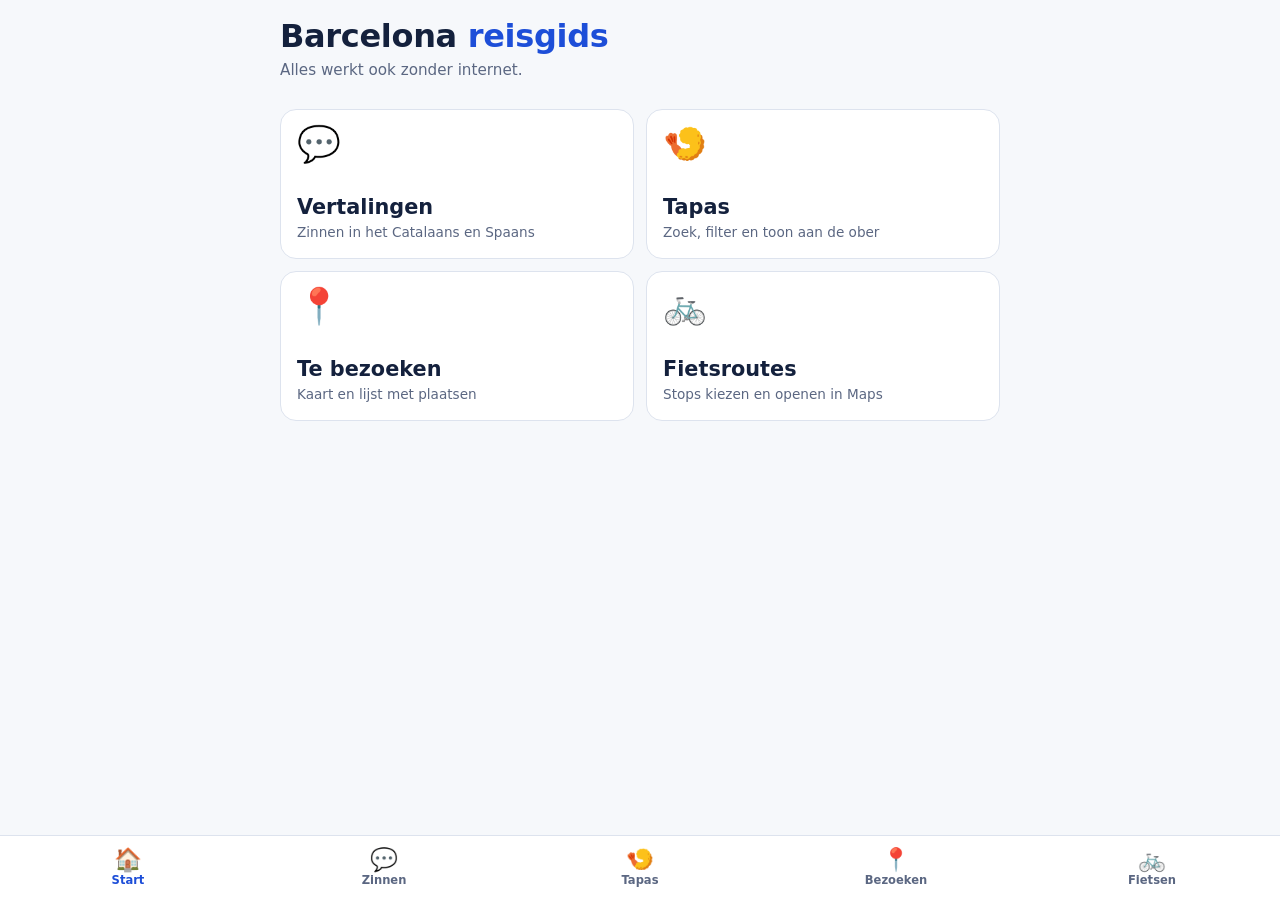
<file: index.html>
<!doctype html>
<html lang="nl"><head>
<meta charset="utf-8">
<meta name="viewport" content="width=device-width,initial-scale=1,viewport-fit=cover">
<title>Barcelona reisgids</title>
<meta name="theme-color" content="#1d4ed8">
<meta name="robots" content="noindex,nofollow">
<link rel="manifest" href="manifest.webmanifest">
<link rel="icon" href="icons/icon-192.png">
<link rel="apple-touch-icon" href="icons/icon-192.png">
<link rel="stylesheet" href="lib/leaflet/leaflet.css">
<link rel="stylesheet" href="css/app.css">
</head><body>
<div class="wrap" id="app"></div>

<nav class="tabs" id="tabs" aria-label="Hoofdmenu"></nav>

<div class="update" id="update" hidden>
  <span>Nieuwe versie beschikbaar</span>
  <button id="reload" type="button">Herladen</button>
</div>

<div class="show" id="show" hidden role="dialog" aria-modal="true" aria-labelledby="sBig">
  <div class="hint" id="sHint">Toon dit aan de ober</div>
  <img class="sphoto" id="sPhoto" alt="" hidden>
  <div class="big" id="sBig"></div>
  <div class="es2" id="sEs"></div>
  <div class="nl2" id="sNl"></div>
  <div class="row" id="sTags"></div>
  <small class="scr" id="sCredit" hidden></small>
  <div class="act">
    <button class="primary" id="sClose" type="button">Sluiten</button>
    <button id="sSayCa" type="button" hidden>🔊 Catalaans</button>
    <button id="sSayEs" type="button" hidden>🔊 Español</button>
    <button id="sFav" type="button" hidden>☆ Op mijn lijstje</button>
  </div>
</div>

<script src="lib/leaflet/leaflet.js"></script>
<script src="js/gastcode.js"></script>
<script src="js/app.js"></script>
<script src="js/places.js"></script>
<script src="js/bike.js"></script>
</body></html>
</file>
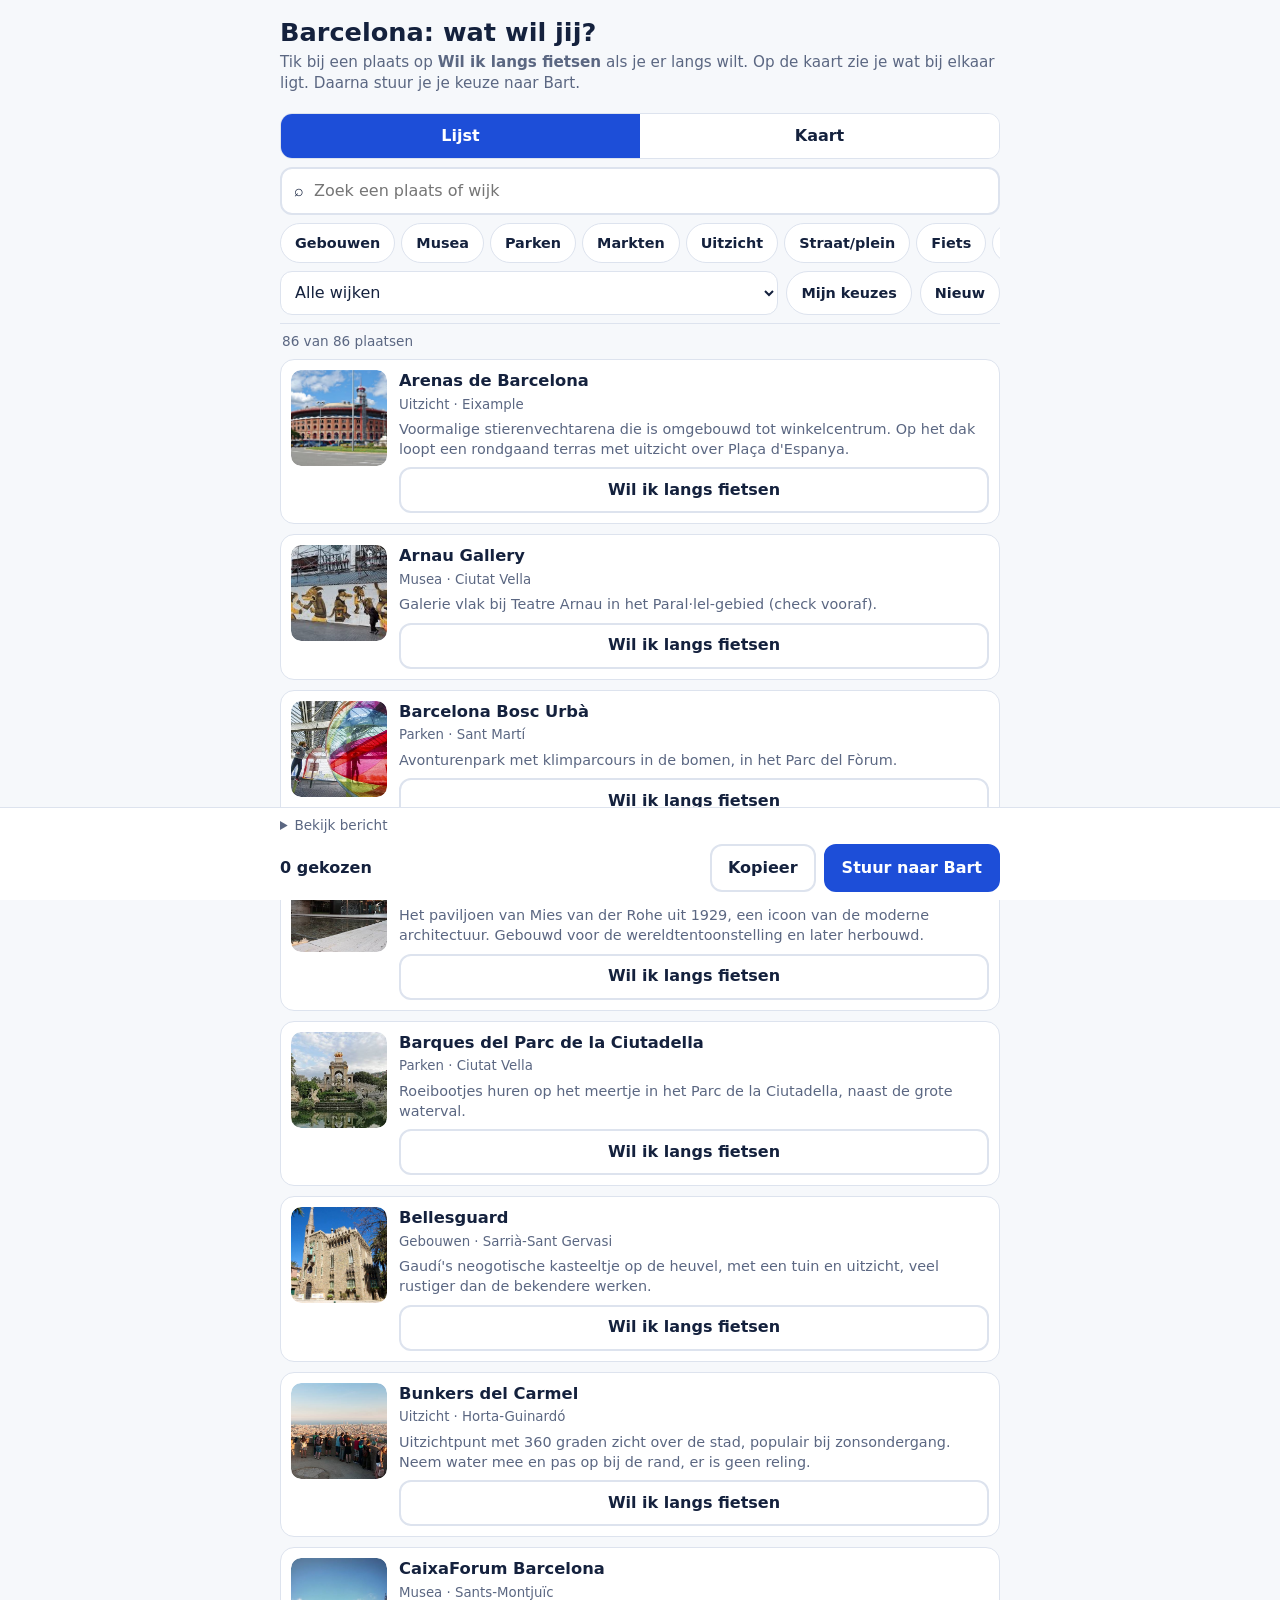
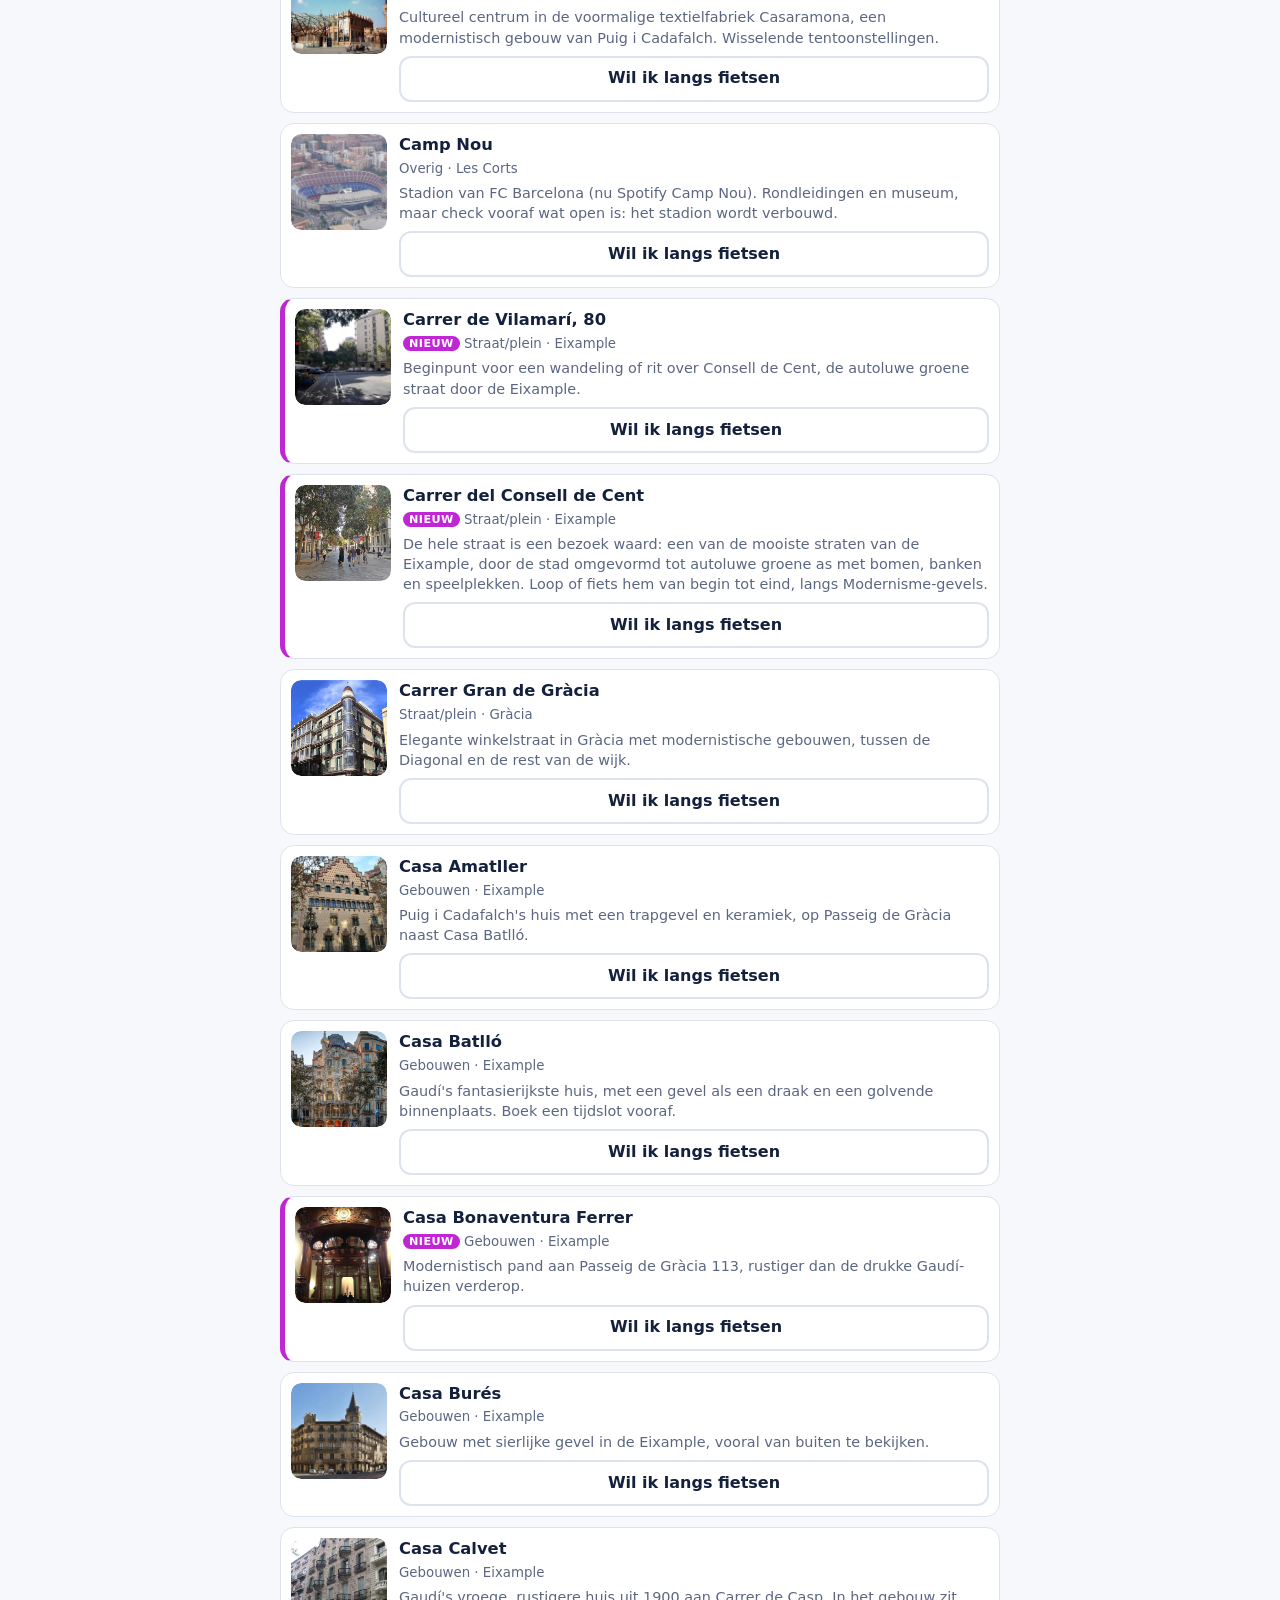
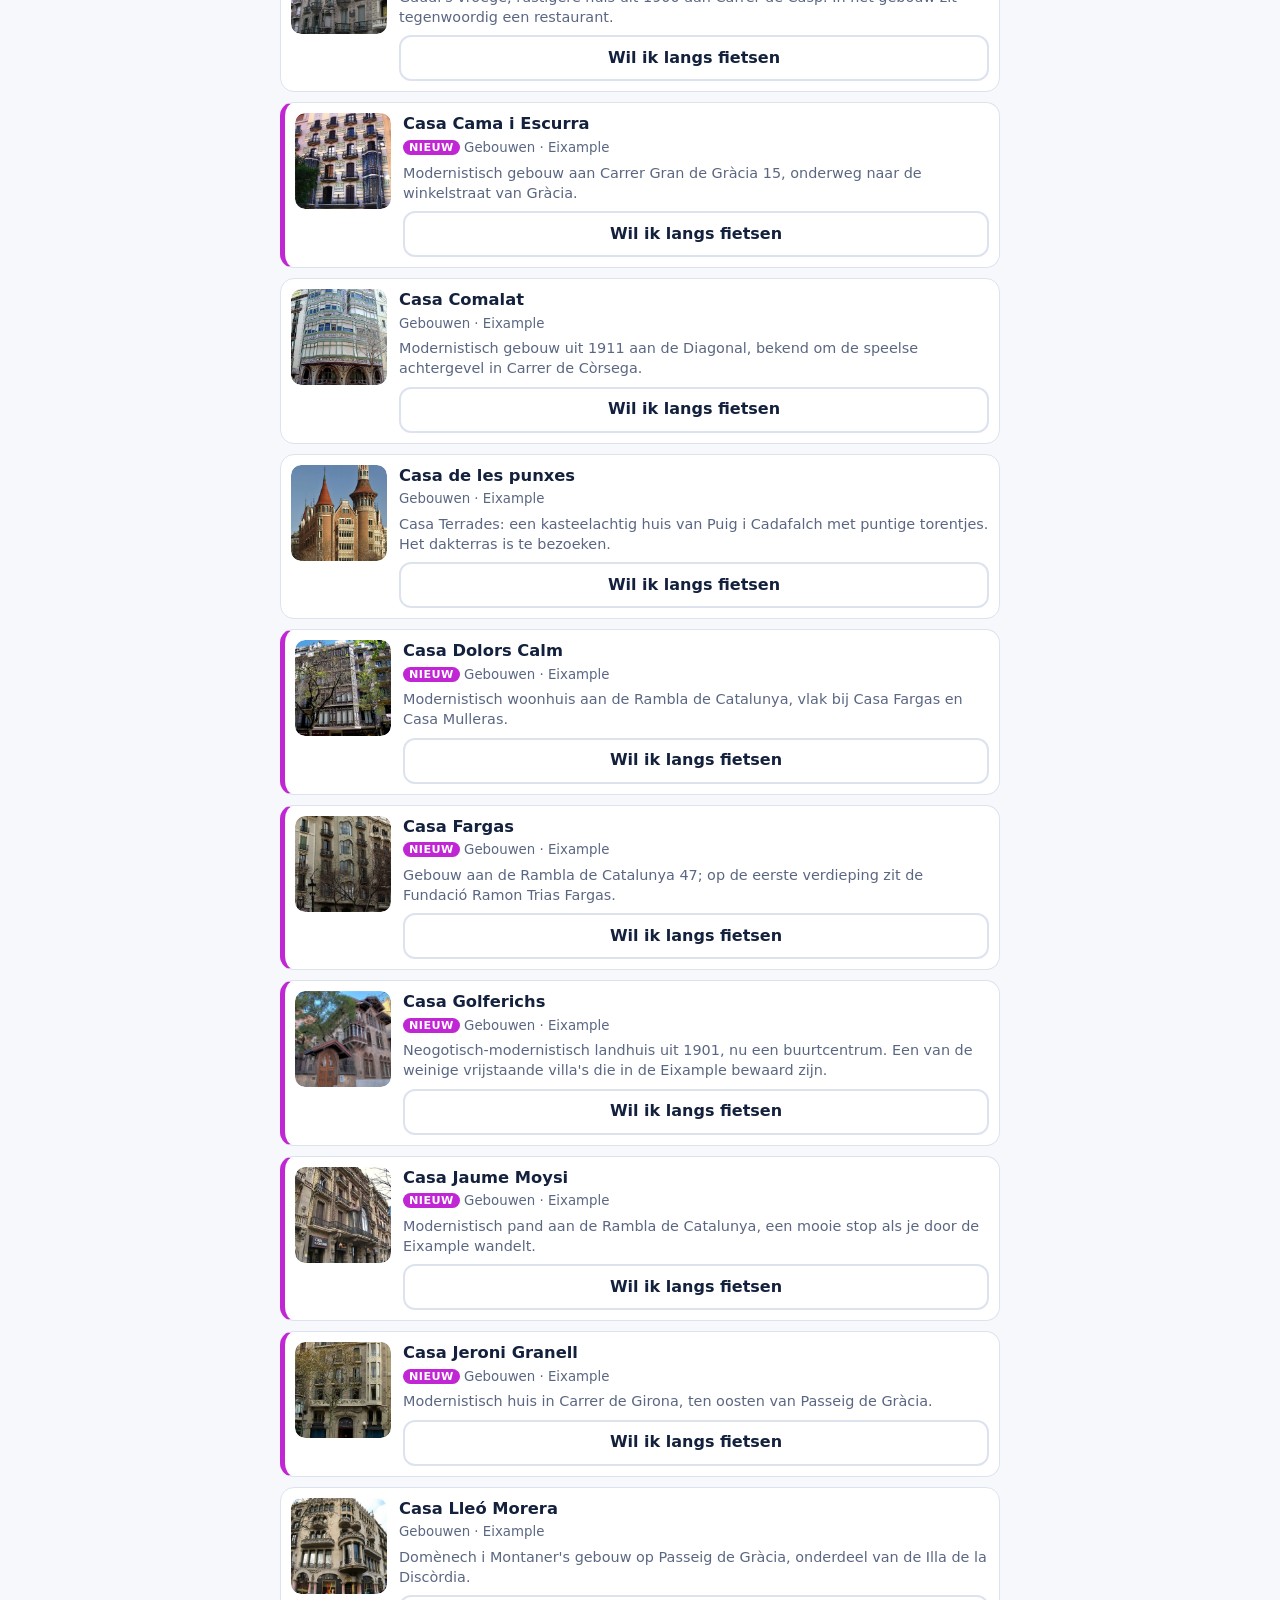
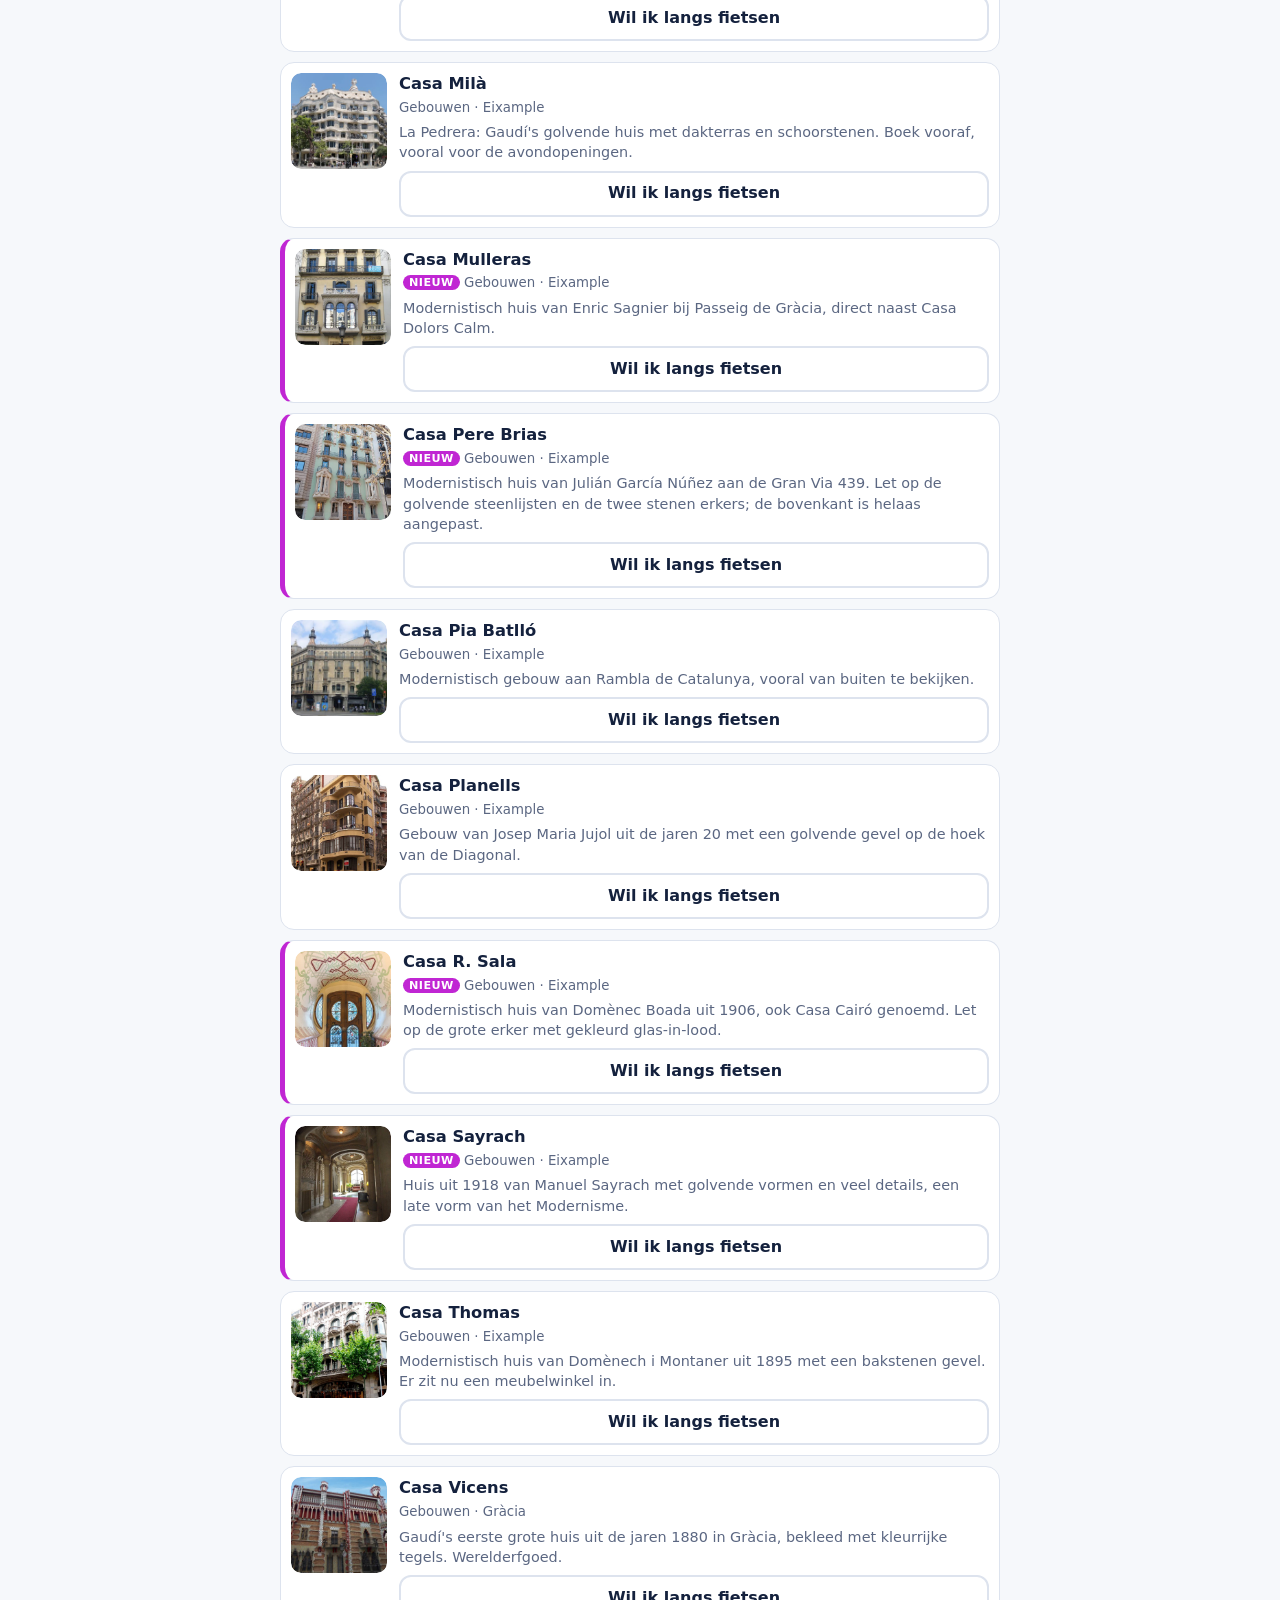
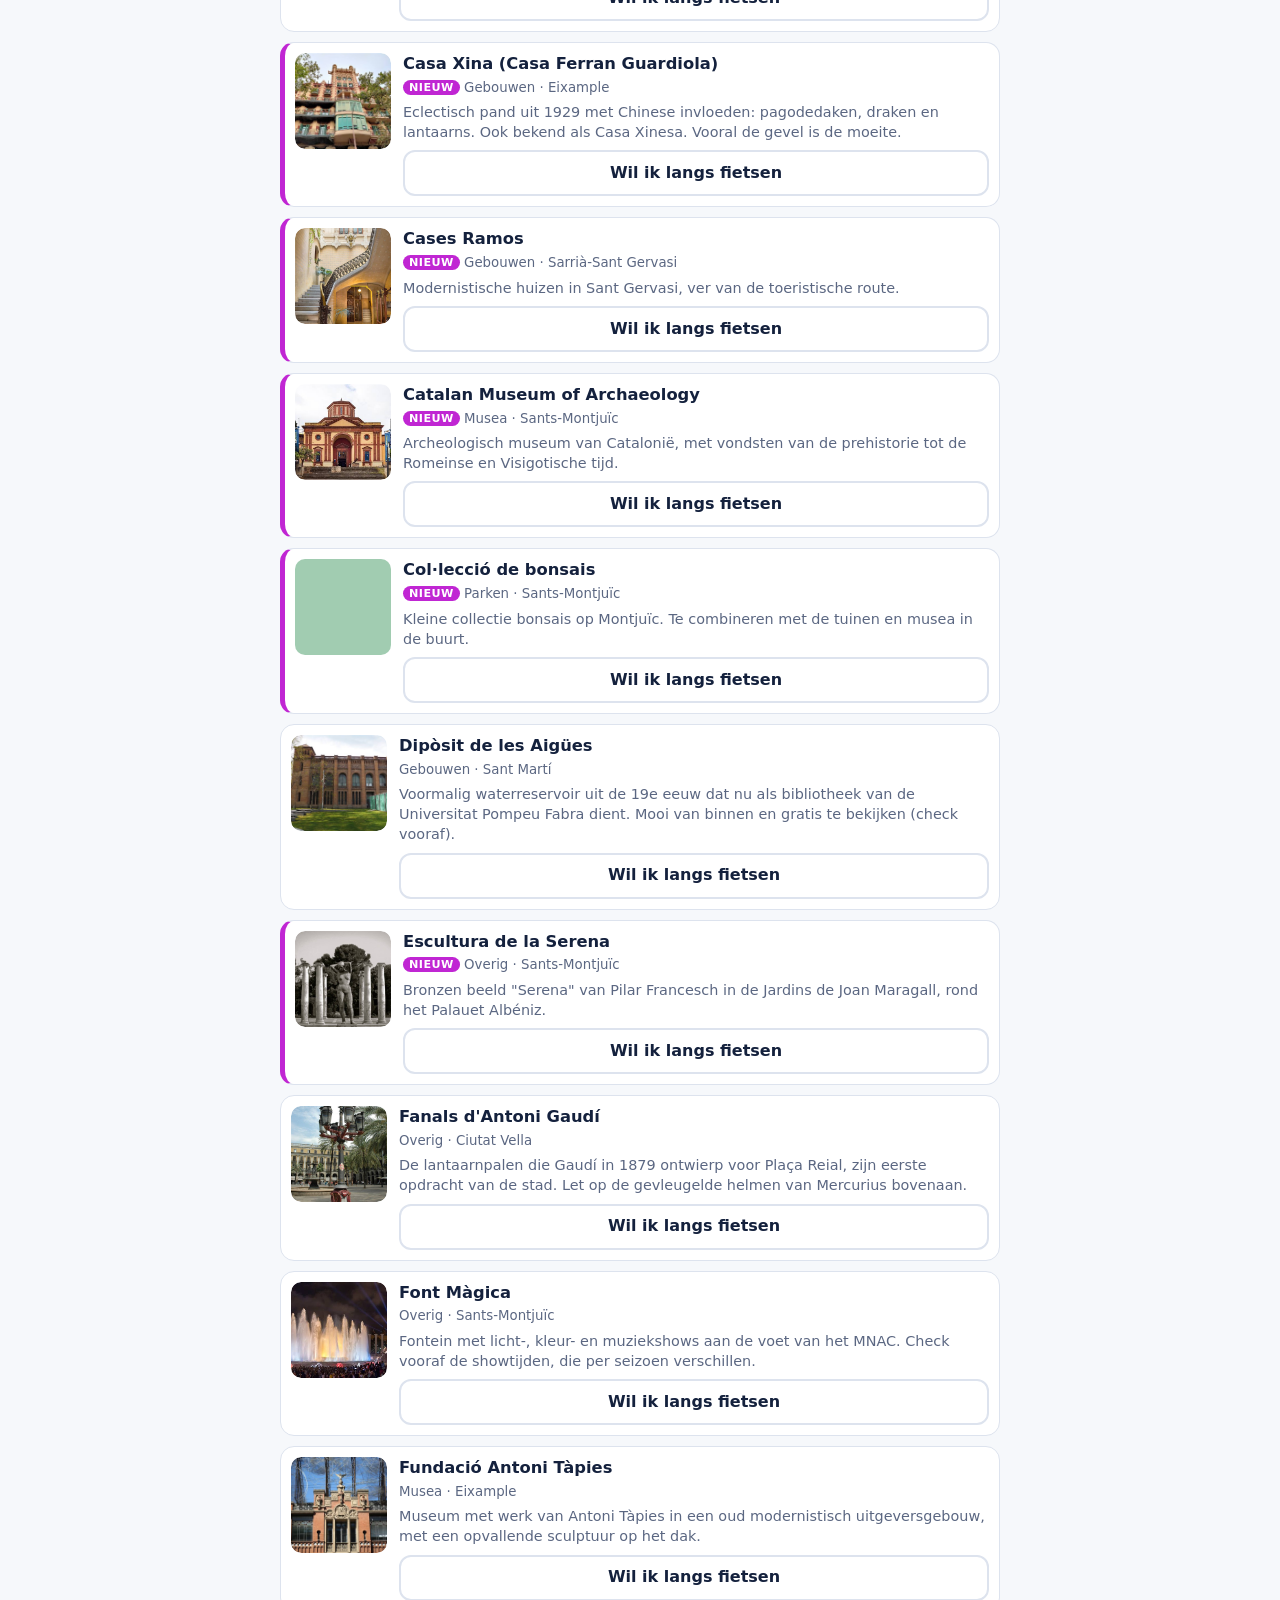
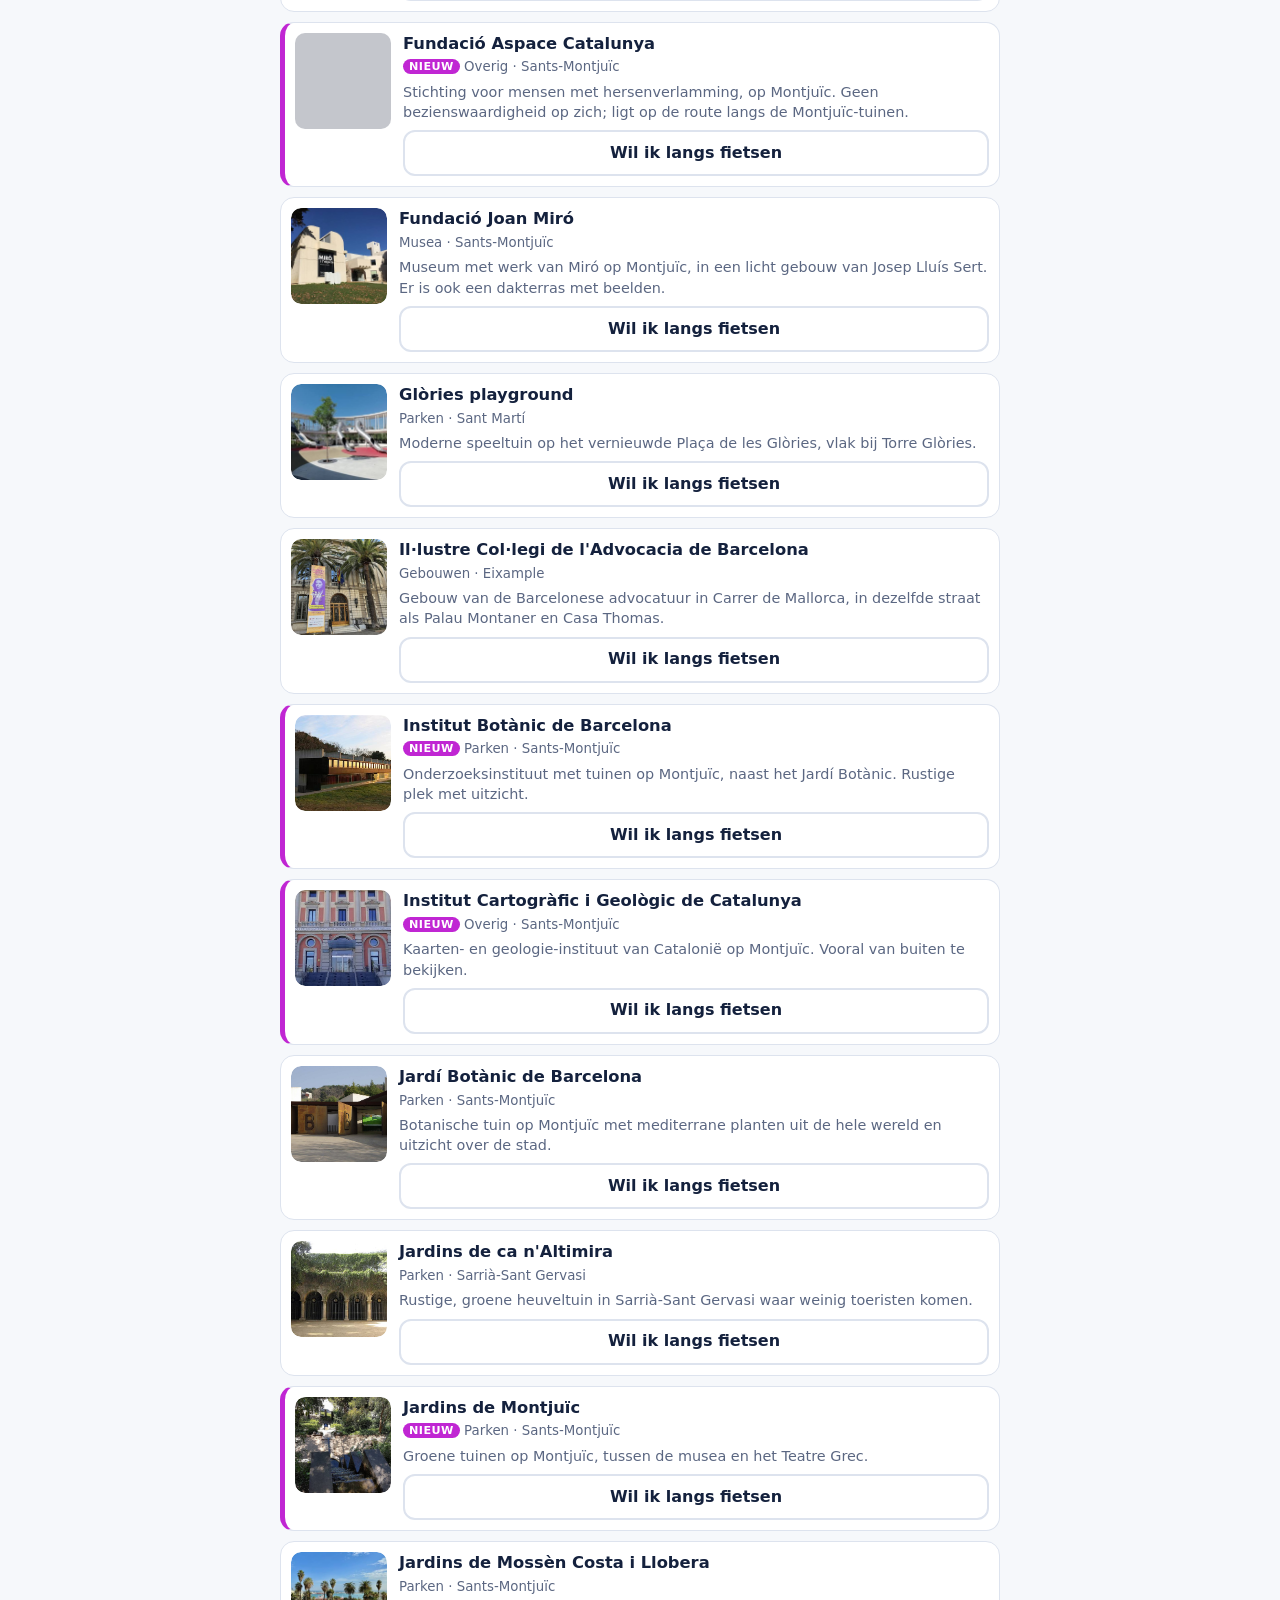
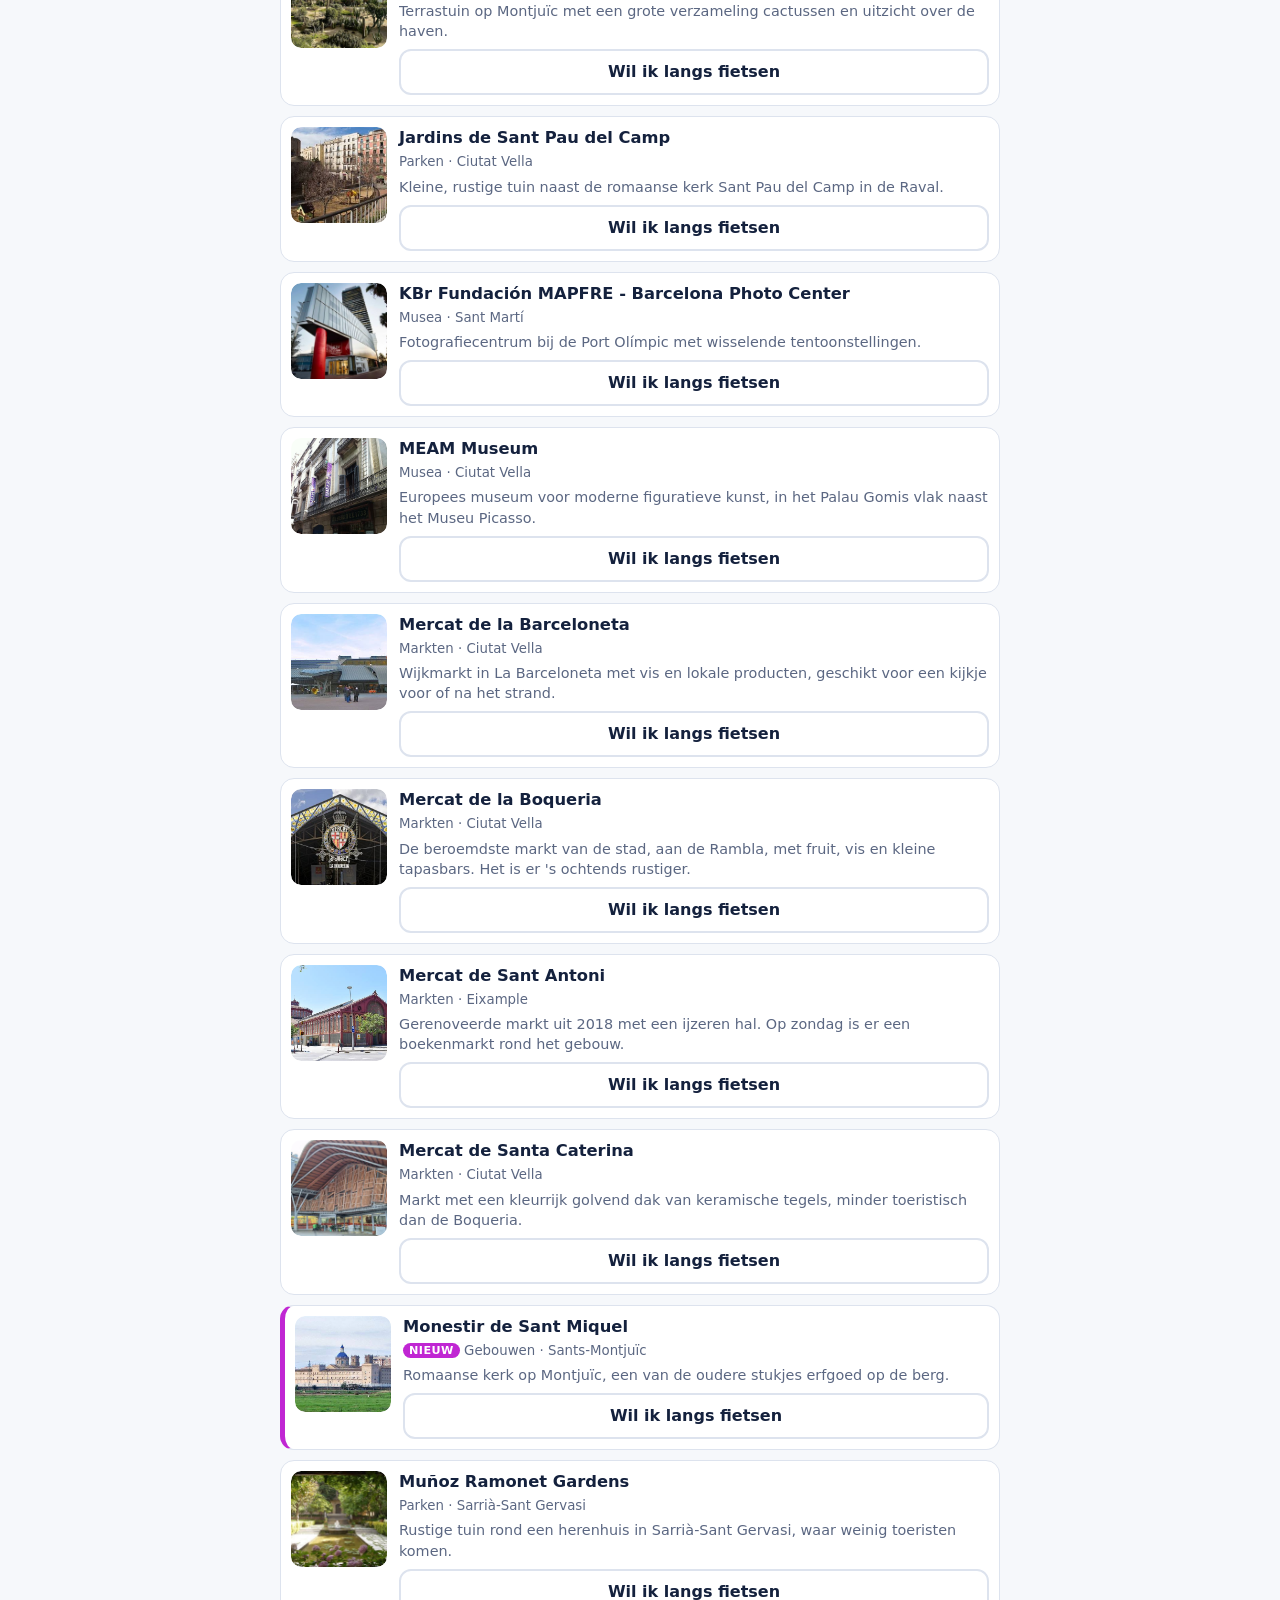
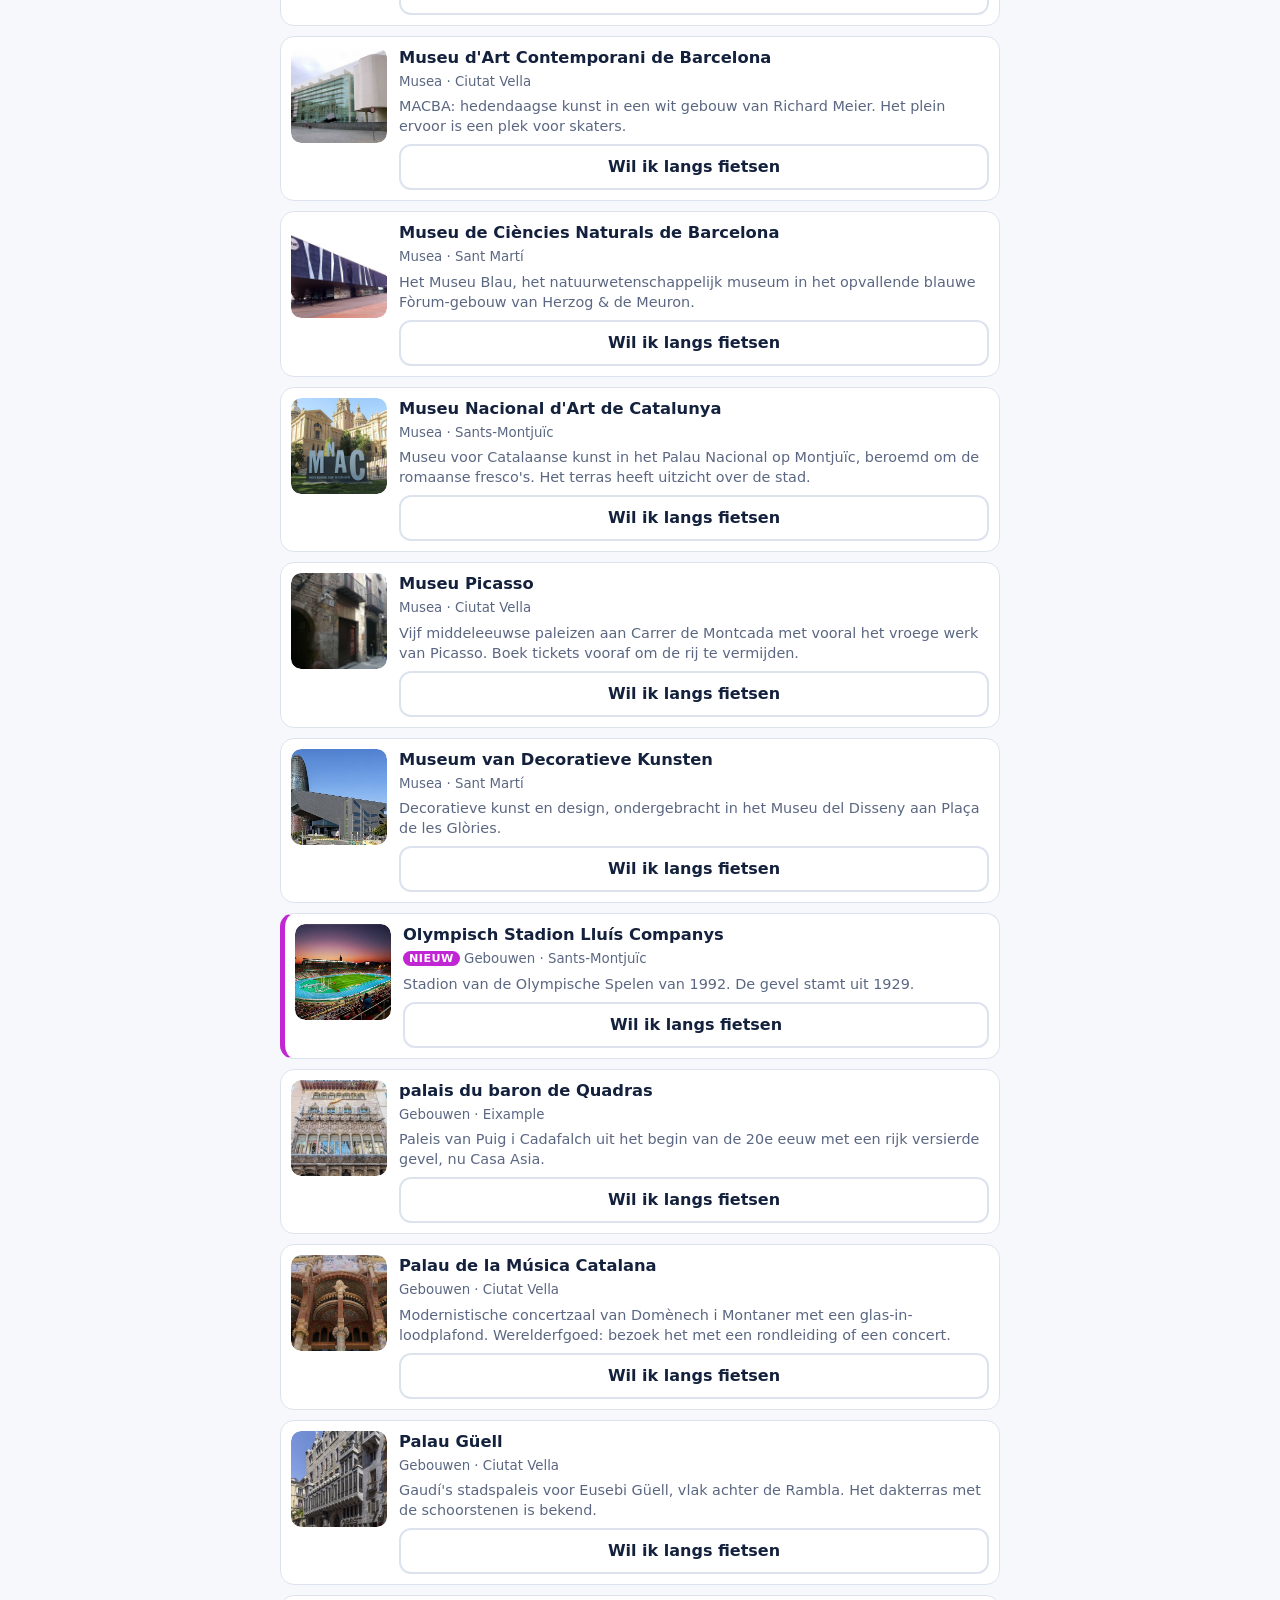
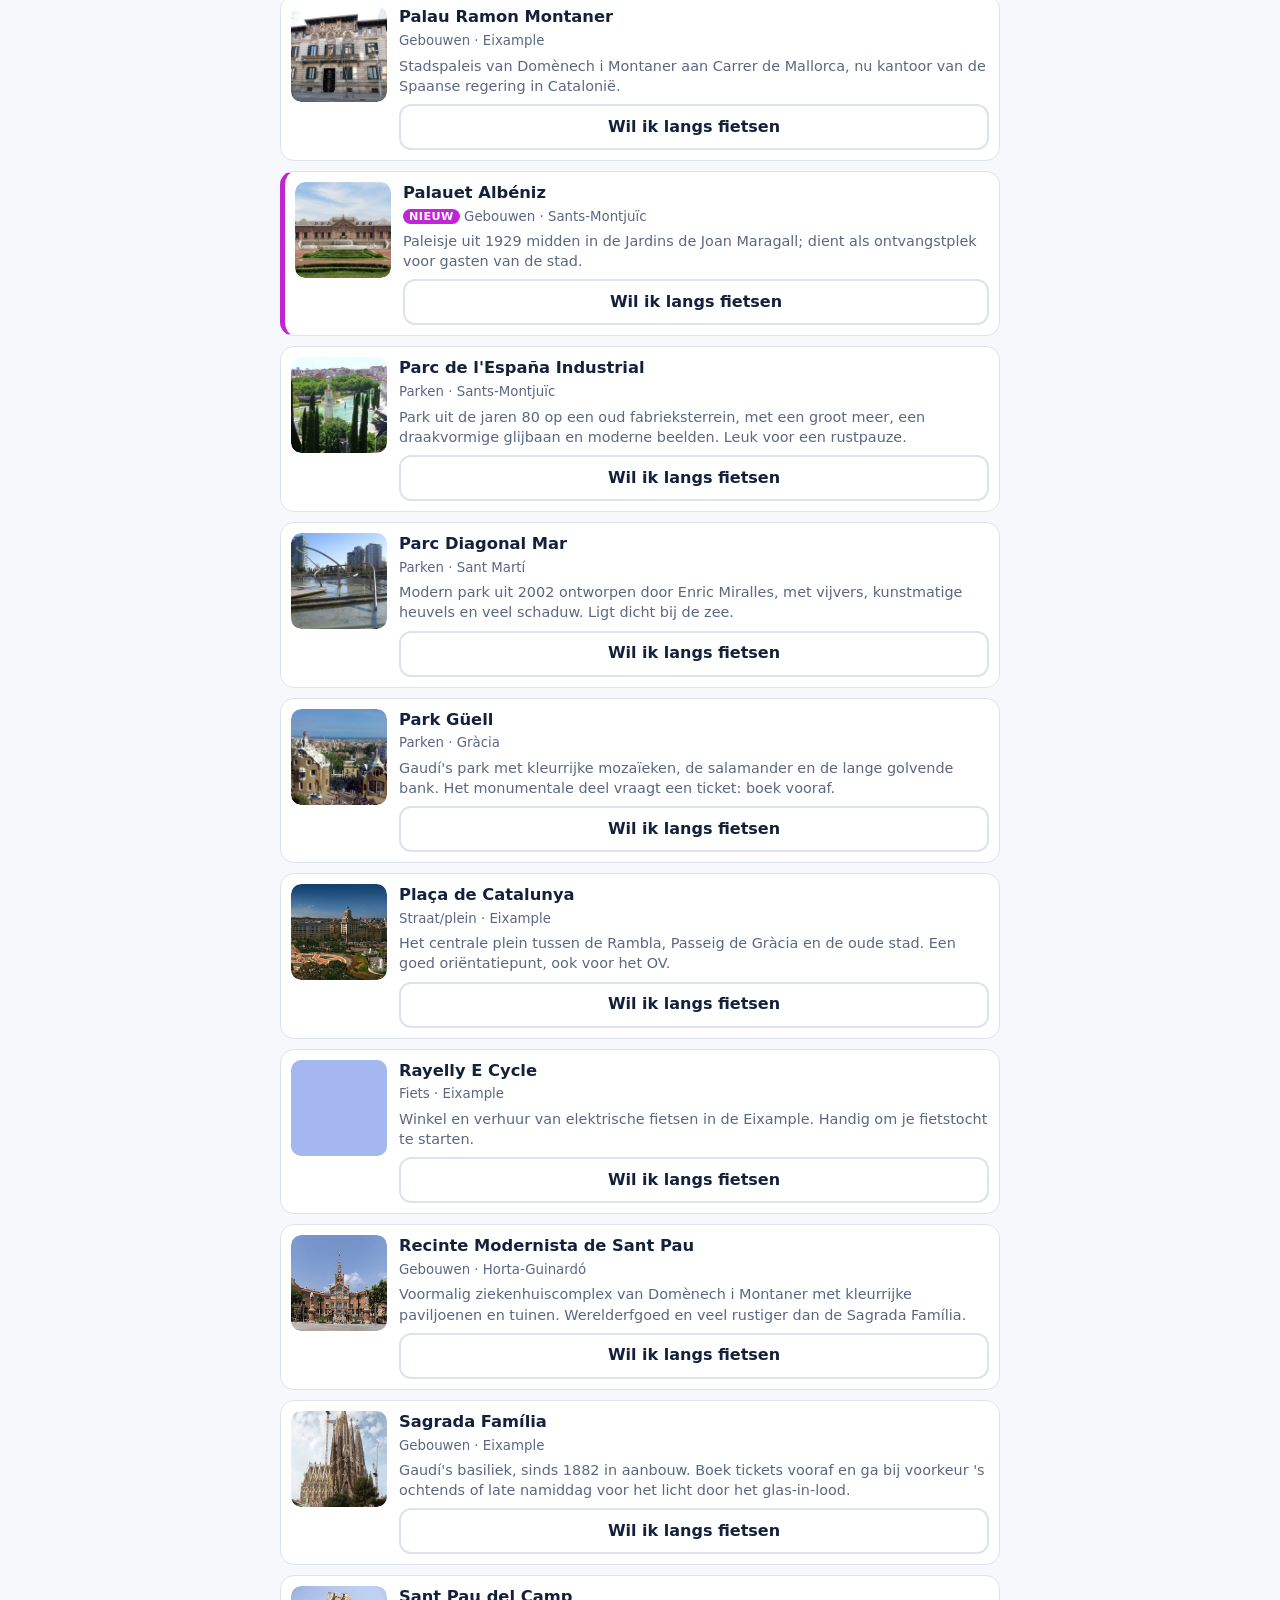
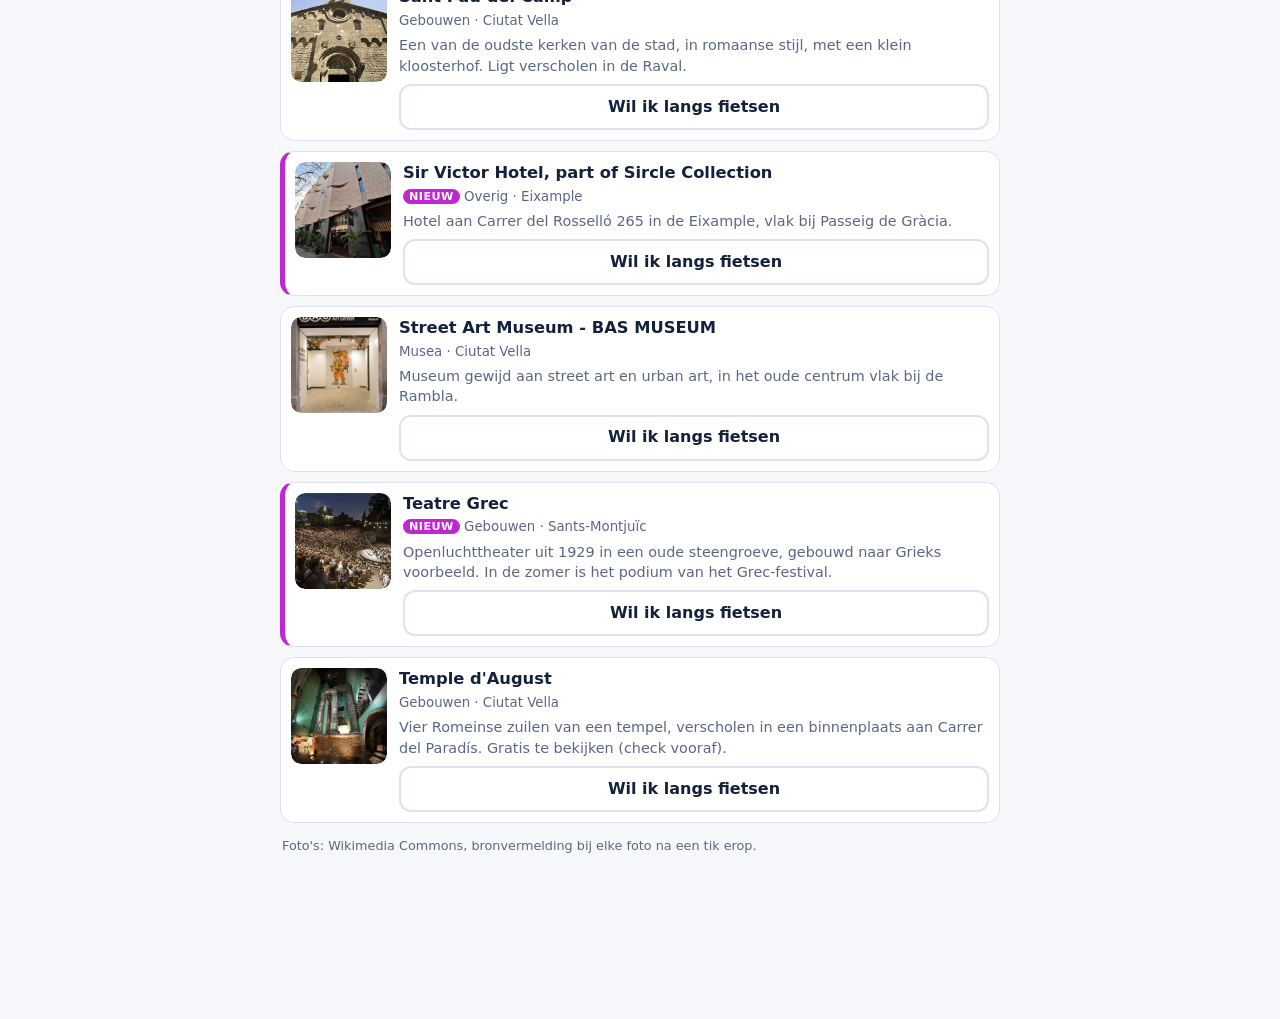
<file: kiezen.html>
<!doctype html>
<html lang="nl"><head>
<meta charset="utf-8">
<meta name="viewport" content="width=device-width,initial-scale=1,viewport-fit=cover">
<title>Barcelona: wat wil jij?</title>
<meta name="robots" content="noindex,nofollow">
<meta name="theme-color" content="#1d4ed8">
<link rel="icon" href="icons/icon-192.png">
<link rel="stylesheet" href="lib/leaflet/leaflet.css">
<link rel="stylesheet" href="css/kiezen.css">
</head><body>
<header>
  <h1>Barcelona: wat wil jij?</h1>
  <p class="intro">Tik bij een plaats op <b>Wil ik langs fietsen</b> als je er langs wilt. Op de kaart zie je wat bij elkaar ligt. Daarna stuur je je keuze naar Bart.</p>
</header>

<div class="bar">
  <div class="seg" role="group" aria-label="Weergave"><button type="button" data-v="lijst" aria-pressed="true">Lijst</button><button type="button" data-v="kaart" aria-pressed="false">Kaart</button></div>
  <label class="search"><span aria-hidden="true">&#8981;</span><input id="q" type="search" placeholder="Zoek een plaats of wijk" autocomplete="off" aria-label="Zoeken"></label>
  <div class="chips" id="cats"></div>
  <div class="row2"><select id="dist" aria-label="Wijk"><option value="">Alle wijken</option></select>
  <button type="button" class="chip" id="onlysel" aria-pressed="false">Mijn keuzes</button>
  <button type="button" class="chip chip-new" id="onlynew" aria-pressed="false" hidden>Nieuw</button></div>
</div>

<main>
  <div id="pcount" class="count"></div>
  <ul id="list"></ul>
  <div id="mapview" hidden><div id="map"></div><div id="msheet" class="msheet"></div></div>
  <p class="credit" id="credit">Foto's: Wikimedia Commons, bronvermelding bij elke foto na een tik erop.</p>
</main>

<div class="foot">
  <details id="prev"><summary>Bekijk bericht</summary><pre id="msg"></pre></details>
  <div class="frow"><span id="cnt" class="fcnt"></span>
    <button type="button" id="copy">Kopieer</button>
    <button type="button" id="send" class="primary">Stuur naar Bart</button></div>
</div>

<div id="lb" class="lb" hidden role="dialog" aria-modal="true" aria-label="Foto"><img id="lbimg" alt=""><div id="lbcap"></div><button type="button" id="lbx" aria-label="Sluiten">&times;</button></div>
<div id="toast" class="toast" hidden></div>

<script src="lib/leaflet/leaflet.js"></script>
<script src="js/gastcode.js"></script>
<script src="js/kiezen.js"></script>
</body></html>
</file>
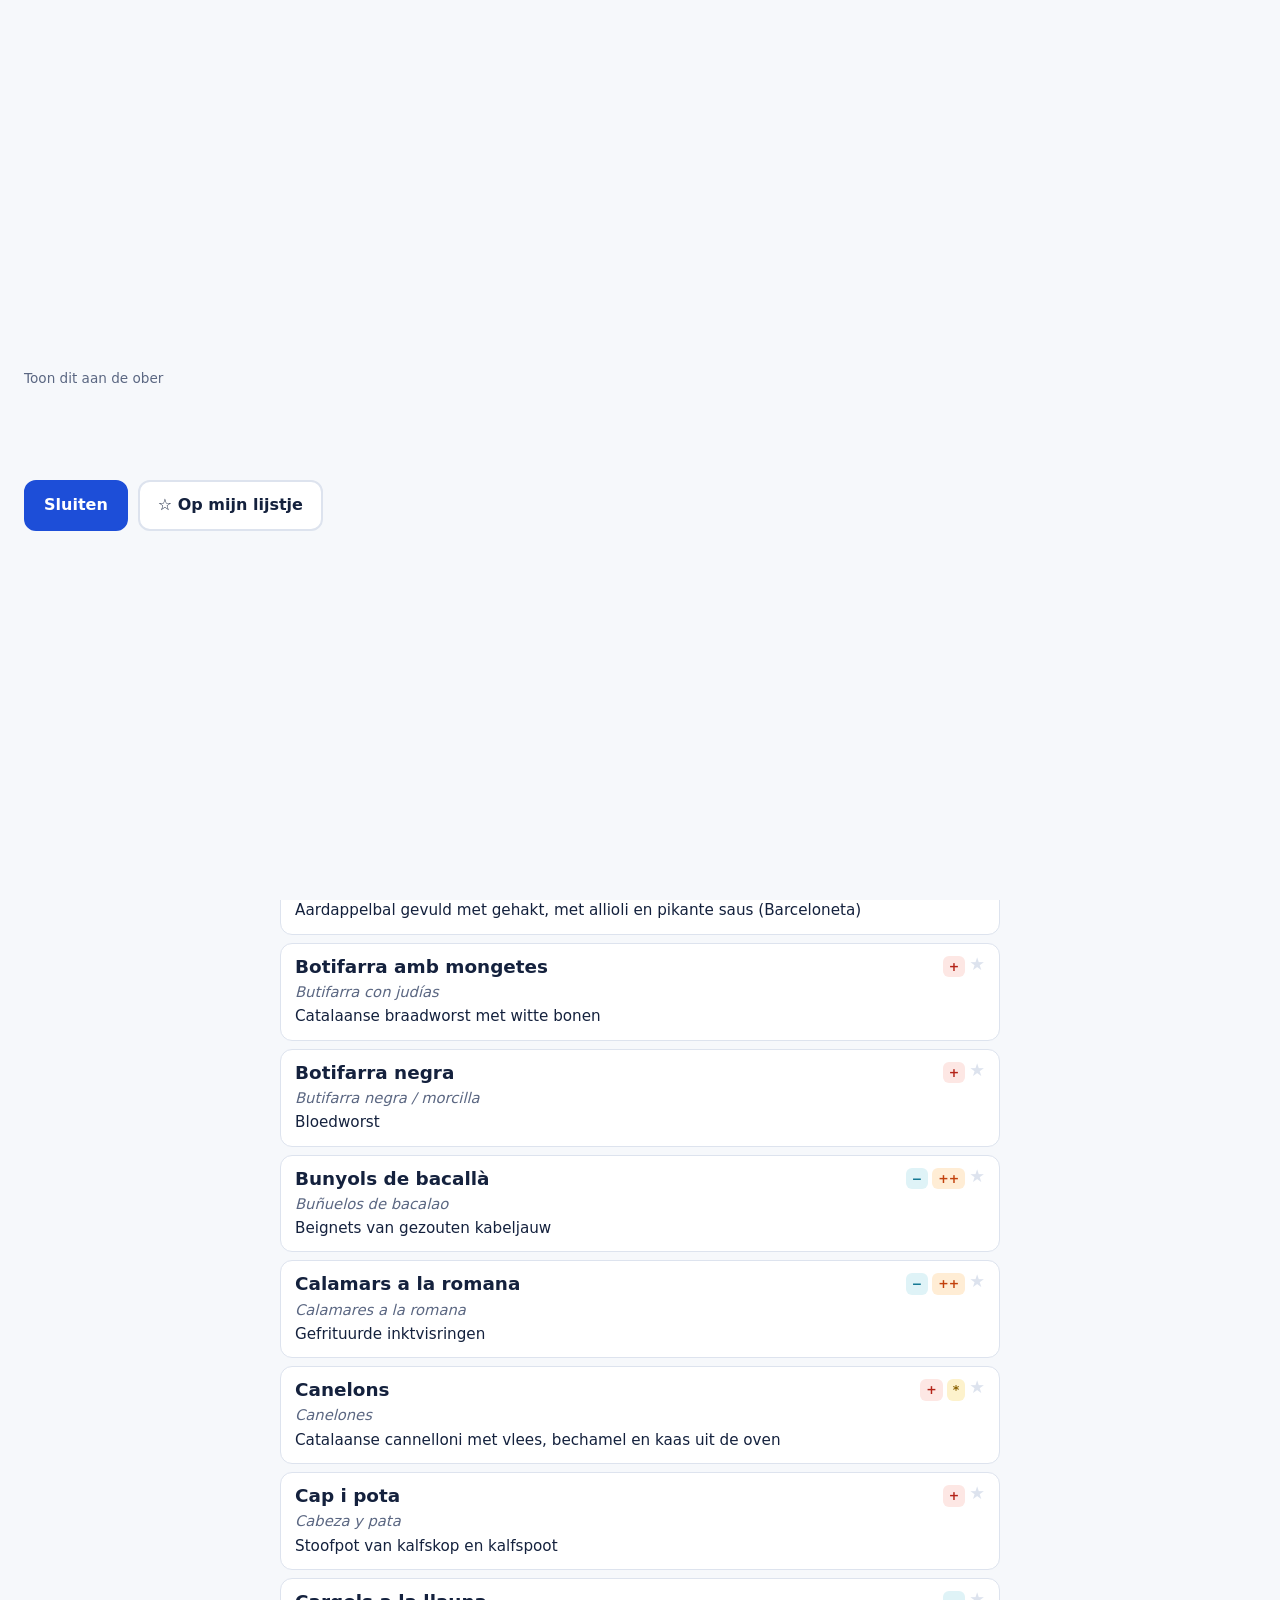
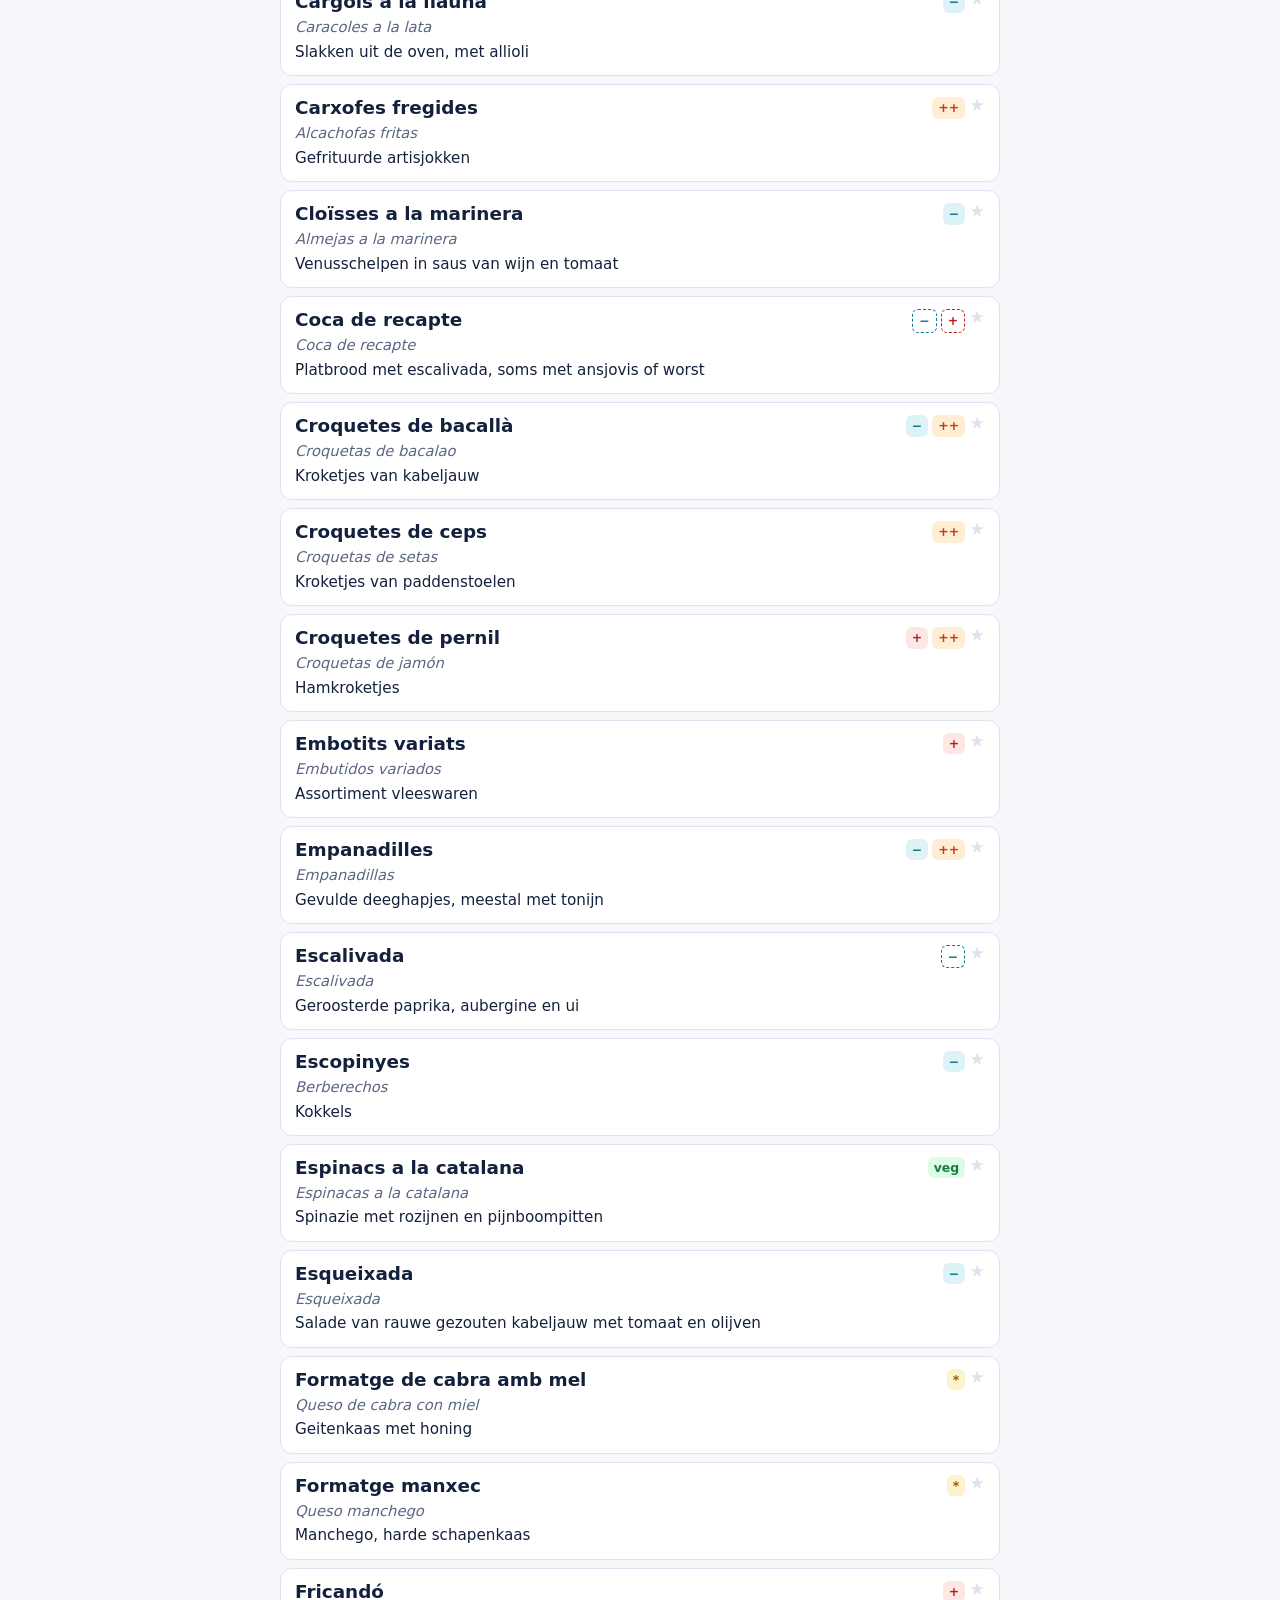
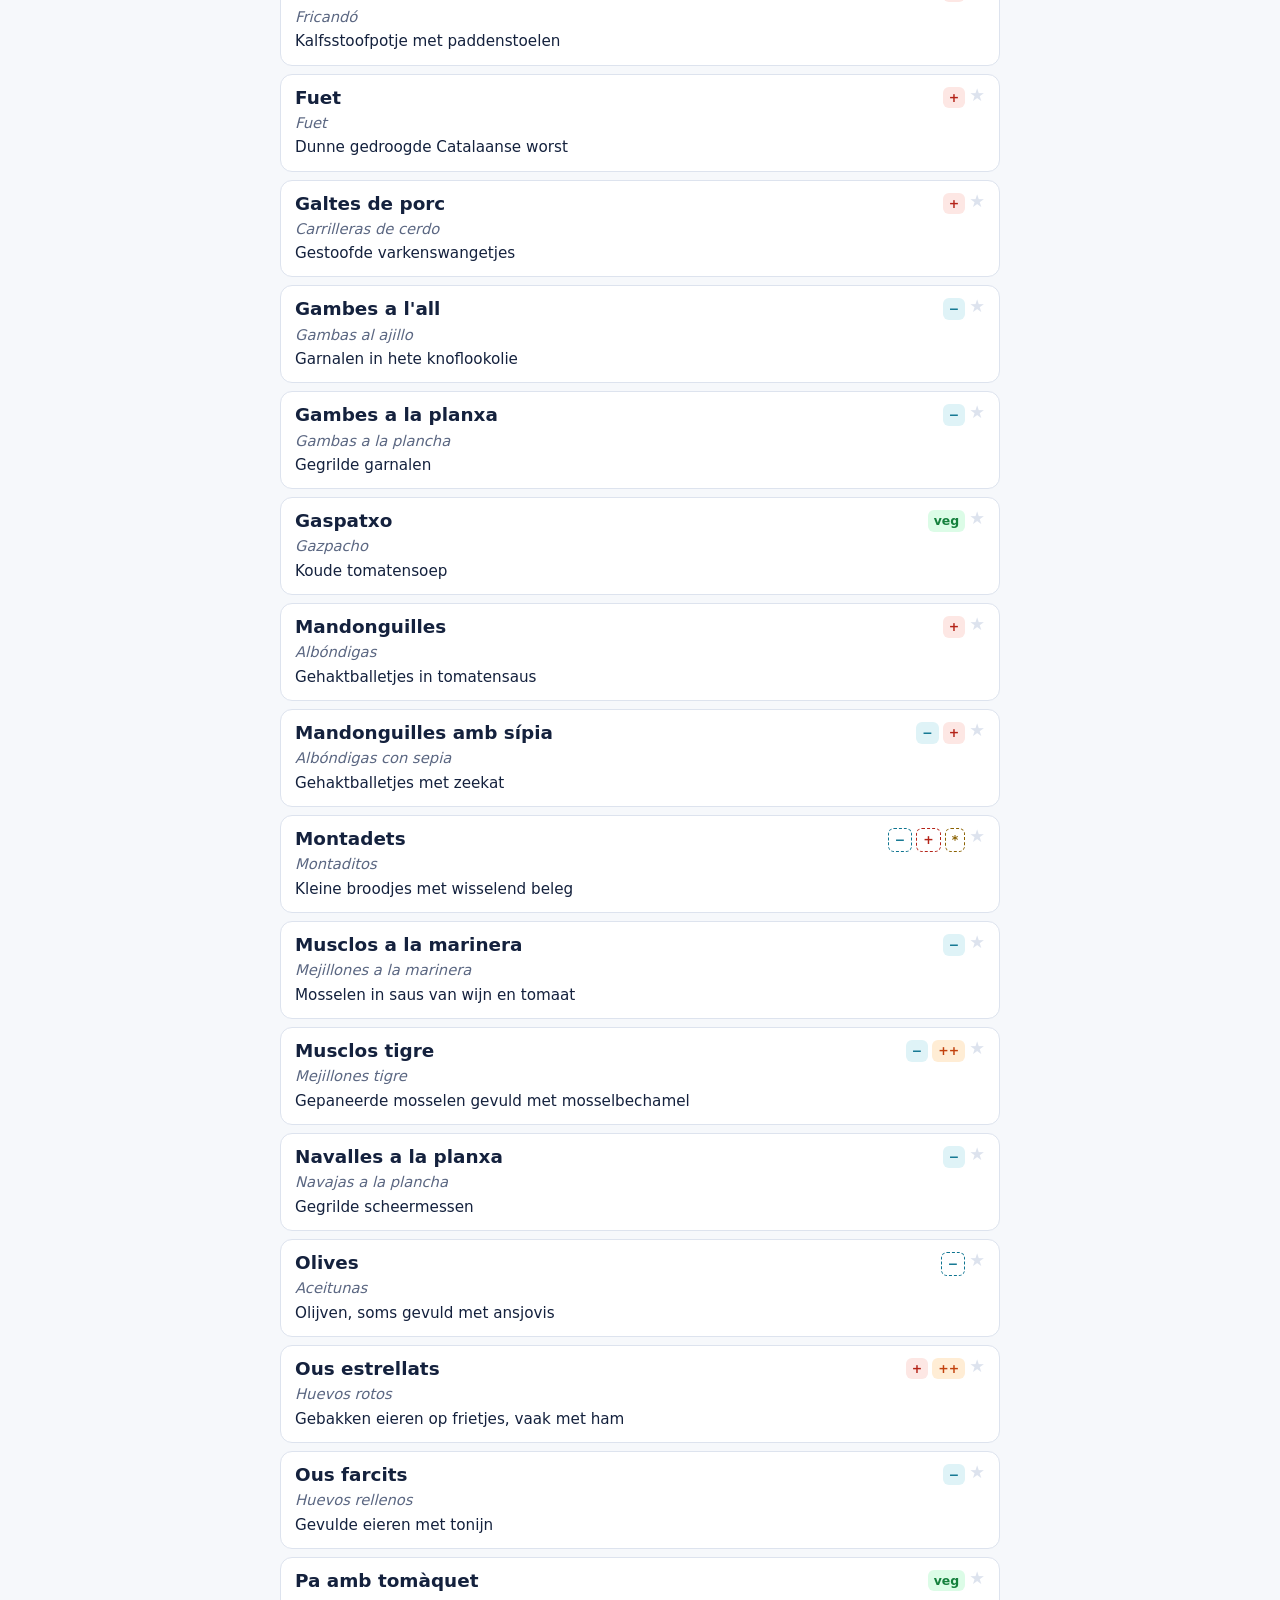
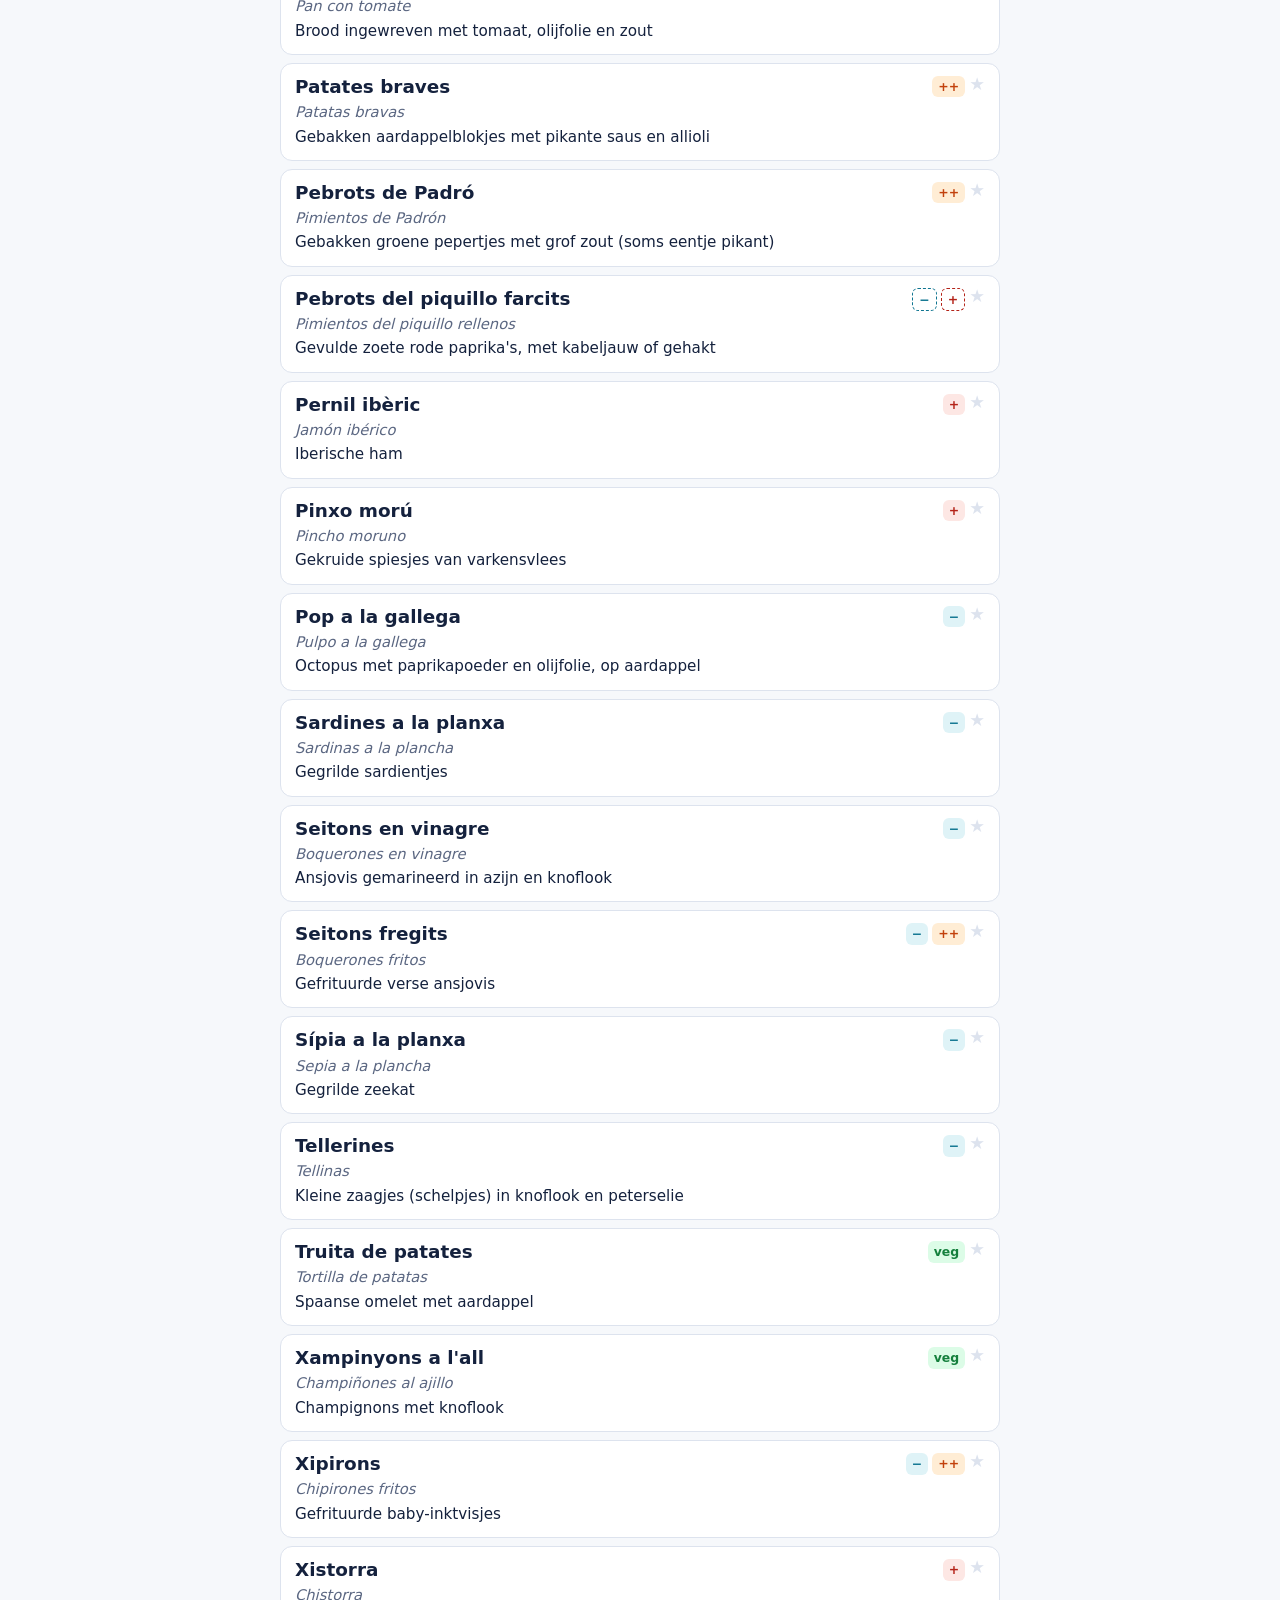
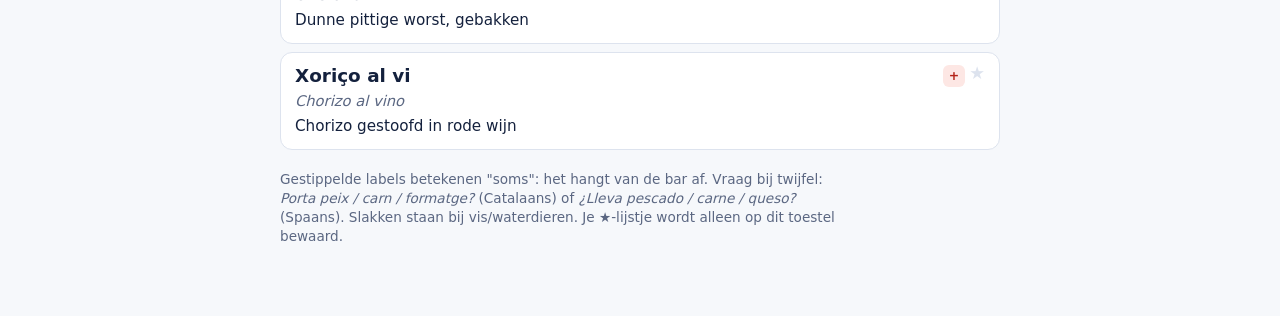
<file: tapes-offline.html>
<!doctype html>
<html lang="nl"><head><meta charset="utf-8"><meta name="viewport" content="width=device-width,initial-scale=1,viewport-fit=cover">
<title>Tapes de Barcelona</title>
<style>
/* Layout: sticky search + filter bar, then a single dense list built for one-handed phone use in a bar */
:root{
  --bg:#f6f8fb; --surface:#ffffff; --fg:#14213d; --muted:#5b6782; --line:#dde3ee;
  --accent:#1d4ed8; --accent-fg:#ffffff; --sun:#f2b705;
  --fish:#0e7490; --fish-bg:#dff3f7;
  --meat:#b42318; --meat-bg:#fde7e4;
  --cheese:#8a6100; --cheese-bg:#fdf2cc;
  --fried:#c2410c; --fried-bg:#ffedd5;
  --veg:#15803d; --veg-bg:#dcfce7;
  --display:"Bricolage Grotesque", "Segoe UI", system-ui, sans-serif;
  --body:"Atkinson Hyperlegible", system-ui, -apple-system, "Segoe UI", sans-serif;
}
@media (prefers-color-scheme: dark){:root:not([data-theme="light"]){
  --bg:#0d1424; --surface:#151f35; --fg:#e8edf7; --muted:#9aa7c2; --line:#26324d;
  --accent:#7aa2ff; --accent-fg:#0d1424; --sun:#f2b705;
  --fish:#67d3e6; --fish-bg:#10343d; --meat:#ff9c8f; --meat-bg:#3d1714;
  --cheese:#f5cf55; --cheese-bg:#3a2e08; --fried:#ffad73; --fried-bg:#3d220d;
  --veg:#7ee2a0; --veg-bg:#0f3320; color-scheme:dark}}
:root[data-theme="dark"]{
  --bg:#0d1424; --surface:#151f35; --fg:#e8edf7; --muted:#9aa7c2; --line:#26324d;
  --accent:#7aa2ff; --accent-fg:#0d1424; --sun:#f2b705;
  --fish:#67d3e6; --fish-bg:#10343d; --meat:#ff9c8f; --meat-bg:#3d1714;
  --cheese:#f5cf55; --cheese-bg:#3a2e08; --fried:#ffad73; --fried-bg:#3d220d;
  --veg:#7ee2a0; --veg-bg:#0f3320; color-scheme:dark}
*{box-sizing:border-box}
body{background:var(--bg);color:var(--fg);font-family:var(--body);font-size:16px;line-height:1.4;padding:0 16px 48px}
.wrap{max-width:720px;margin:0 auto}
header{padding-block:20px 8px}
h1{font-family:var(--display);font-weight:800;font-size:2rem;line-height:1.05;margin:0;letter-spacing:-.01em;text-wrap:balance}
h1 span{color:var(--accent)}
.sub{color:var(--muted);margin:6px 0 0;font-size:.95rem}
.bar{position:sticky;top:env(safe-area-inset-top,0px);z-index:5;background:var(--bg);padding-block:10px;display:flex;flex-direction:column;gap:10px;border-bottom:1px solid var(--line)}
.search{display:flex;align-items:center;gap:8px;background:var(--surface);border:2px solid var(--line);border-radius:12px;padding:0 12px}
.search:focus-within{border-color:var(--accent)}
.search input{flex:1;min-width:0;border:0;background:transparent;color:var(--fg);font:inherit;font-size:1.05rem;padding:12px 0;outline:none}
.search button{border:0;background:transparent;color:var(--muted);font-size:1.3rem;cursor:pointer;padding:4px}
.chips{display:flex;gap:6px;overflow-x:auto;scrollbar-width:none;padding-bottom:2px}
.chips::-webkit-scrollbar{display:none}
.chip{flex:none;font:inherit;font-size:.88rem;font-weight:700;border:1.5px solid var(--line);background:var(--surface);color:var(--fg);border-radius:999px;padding:7px 12px;cursor:pointer;white-space:nowrap}
.chip[aria-pressed="true"]{background:var(--accent);border-color:var(--accent);color:var(--accent-fg)}
.chip:focus-visible,.item:focus-visible{outline:3px solid var(--sun);outline-offset:2px}
.count{font-size:.85rem;color:var(--muted);padding-top:10px}
.legend{display:flex;flex-wrap:wrap;gap:6px 12px;font-size:.82rem;color:var(--muted);padding-top:8px}
.legend span{display:inline-flex;align-items:center;gap:5px}
ul{list-style:none;margin:8px 0 0;padding:0;display:flex;flex-direction:column;gap:8px}
.item{display:grid;grid-template-columns:1fr auto;gap:4px 10px;background:var(--surface);border:1px solid var(--line);border-radius:12px;padding:12px 14px;cursor:pointer;width:100%;text-align:left;font:inherit;color:inherit}
.cat{font-family:var(--display);font-weight:600;font-size:1.15rem;line-height:1.2;min-width:0}
.es{font-size:.92rem;color:var(--muted);font-style:italic;grid-column:1;min-width:0}
.nl{font-size:.95rem;grid-column:1/-1;min-width:0}
.tags{display:flex;gap:4px;align-items:flex-start;justify-content:flex-end;grid-row:1/3;grid-column:2;flex-wrap:wrap;max-width:110px}
.t{font-size:.78rem;font-weight:700;border-radius:6px;padding:2px 6px;white-space:nowrap;font-variant-numeric:tabular-nums}
.t.soms{background:transparent!important;border:1.5px dashed currentColor}
.f{background:var(--fish-bg);color:var(--fish)} .m{background:var(--meat-bg);color:var(--meat)}
.c{background:var(--cheese-bg);color:var(--cheese)} .x{background:var(--fried-bg);color:var(--fried)}
.v{background:var(--veg-bg);color:var(--veg)}
.star{font-size:1.1rem;color:var(--line);line-height:1}
.item.fav .star{color:var(--sun)}
.empty{text-align:center;color:var(--muted);padding:40px 0}
.note{color:var(--muted);font-size:.85rem;margin-top:20px;max-width:65ch}
/* show-the-waiter overlay */
.show{position:fixed;inset:0;z-index:20;background:var(--bg);display:flex;flex-direction:column;justify-content:center;gap:16px;padding:calc(24px + env(safe-area-inset-top,0px)) 24px calc(24px + env(safe-area-inset-bottom,0px))}
.show .big{font-family:var(--display);font-weight:800;font-size:clamp(2.2rem,11vw,4.5rem);line-height:1.02;text-wrap:balance;overflow-wrap:anywhere}
.show .es2{font-size:1.4rem;font-style:italic;color:var(--muted)}
.show .nl2{font-size:1.1rem}
.show .row{display:flex;gap:8px;flex-wrap:wrap}
.show .t{font-size:1rem;padding:4px 10px}
.show .act{display:flex;gap:10px;margin-top:12px;flex-wrap:wrap}
.show button{font:inherit;font-weight:700;border-radius:12px;padding:12px 18px;cursor:pointer;border:2px solid var(--line);background:var(--surface);color:var(--fg)}
.show button.primary{background:var(--accent);color:var(--accent-fg);border-color:var(--accent)}
.hint{font-size:.85rem;color:var(--muted)}
@media (prefers-reduced-motion:no-preference){.show{animation:fade .15s ease-out}@keyframes fade{from{opacity:.4}to{opacity:1}}}
</style></head><body>

<div class="wrap">
  <header>
    <h1>Tapes de <span>Barcelona</span></h1>
    <p class="sub">Zoek in het Catalaans, Spaans of Nederlands. Tik op een tapa om ze groot aan de ober te tonen.</p>
  </header>

  <div class="bar">
    <label class="search" for="q">
      <span aria-hidden="true">⌕</span>
      <input id="q" type="search" placeholder="bv. pop, gambas, kroket…" autocomplete="off" enterkeyhint="search">
      <button id="clear" type="button" aria-label="Zoekveld leegmaken" hidden>×</button>
    </label>
    <div class="chips" role="group" aria-label="Filters">
      <button class="chip" data-f="noFish" aria-pressed="false">Geen vis</button>
      <button class="chip" data-f="noMeat" aria-pressed="false">Geen vlees</button>
      <button class="chip" data-f="veg" aria-pressed="false">Vegetarisch</button>
      <button class="chip" data-f="noFried" aria-pressed="false">Niet gefrituurd</button>
      <button class="chip" data-f="noCheese" aria-pressed="false">Geen kaas</button>
      <button class="chip" data-f="onlyFish" aria-pressed="false">Alleen vis</button>
      <button class="chip" data-f="onlyMeat" aria-pressed="false">Alleen vlees</button>
      <button class="chip" data-f="fav" aria-pressed="false">★ Mijn lijstje</button>
    </div>
  </div>

  <div class="legend">
    <span><b class="t f">−</b> vis / waterdieren</span>
    <span><b class="t m">+</b> vlees</span>
    <span><b class="t c">*</b> kaas</span>
    <span><b class="t x">++</b> gefrituurd</span>
    <span><b class="t f soms">−</b> soms</span>
  </div>
  <div class="count" id="count"></div>
  <ul id="list"></ul>
  <p class="empty" id="empty" hidden>Niets gevonden. Probeer een ander woord of zet een filter uit.</p>
  <p class="note">Gestippelde labels betekenen "soms": het hangt van de bar af. Vraag bij twijfel: <i>Porta peix / carn / formatge?</i> (Catalaans) of <i>¿Lleva pescado / carne / queso?</i> (Spaans). Slakken staan bij vis/waterdieren. Je ★-lijstje wordt alleen op dit toestel bewaard.</p>
</div>

<div class="show" id="show" hidden role="dialog" aria-modal="true" aria-labelledby="sBig">
  <div class="hint">Toon dit aan de ober</div>
  <div class="big" id="sBig"></div>
  <div class="es2" id="sEs"></div>
  <div class="nl2" id="sNl"></div>
  <div class="row" id="sTags"></div>
  <div class="act">
    <button class="primary" id="sClose" type="button">Sluiten</button>
    <button id="sFav" type="button">☆ Op mijn lijstje</button>
  </div>
</div>

<script>
// tags: f=vis, m=vlees, c=kaas, x=gefrituurd; suffix ? = soms
const D=[
["Albergínia fregida amb mel","Berenjena frita con miel","Gefrituurde aubergine met (riet)honing","x"],
["Ales de pollastre","Alitas de pollo","Kippenvleugeltjes","m x"],
["Amanida russa","Ensaladilla rusa","Aardappelsalade met tonijn en mayonaise","f"],
["Anxoves de l'Escala","Anchoas de L'Escala","Gezouten ansjovis in olie","f"],
["Bikini","Bikini (mixto)","Tosti met ham en kaas","m c"],
["Bombes","Bombas","Aardappelbal gevuld met gehakt, met allioli en pikante saus (Barceloneta)","m x"],
["Botifarra amb mongetes","Butifarra con judías","Catalaanse braadworst met witte bonen","m"],
["Botifarra negra","Butifarra negra / morcilla","Bloedworst","m"],
["Bunyols de bacallà","Buñuelos de bacalao","Beignets van gezouten kabeljauw","f x"],
["Calamars a la romana","Calamares a la romana","Gefrituurde inktvisringen","f x"],
["Canelons","Canelones","Catalaanse cannelloni met vlees, bechamel en kaas uit de oven","m c"],
["Cap i pota","Cabeza y pata","Stoofpot van kalfskop en kalfspoot","m"],
["Cargols a la llauna","Caracoles a la lata","Slakken uit de oven, met allioli","f"],
["Carxofes fregides","Alcachofas fritas","Gefrituurde artisjokken","x"],
["Cloïsses a la marinera","Almejas a la marinera","Venusschelpen in saus van wijn en tomaat","f"],
["Coca de recapte","Coca de recapte","Platbrood met escalivada, soms met ansjovis of worst","f? m?"],
["Croquetes de bacallà","Croquetas de bacalao","Kroketjes van kabeljauw","f x"],
["Croquetes de ceps","Croquetas de setas","Kroketjes van paddenstoelen","x"],
["Croquetes de pernil","Croquetas de jamón","Hamkroketjes","m x"],
["Embotits variats","Embutidos variados","Assortiment vleeswaren","m"],
["Empanadilles","Empanadillas","Gevulde deeghapjes, meestal met tonijn","f x"],
["Escalivada","Escalivada","Geroosterde paprika, aubergine en ui","f?"],
["Escopinyes","Berberechos","Kokkels","f"],
["Espinacs a la catalana","Espinacas a la catalana","Spinazie met rozijnen en pijnboompitten",""],
["Esqueixada","Esqueixada","Salade van rauwe gezouten kabeljauw met tomaat en olijven","f"],
["Formatge de cabra amb mel","Queso de cabra con miel","Geitenkaas met honing","c"],
["Formatge manxec","Queso manchego","Manchego, harde schapenkaas","c"],
["Fricandó","Fricandó","Kalfsstoofpotje met paddenstoelen","m"],
["Fuet","Fuet","Dunne gedroogde Catalaanse worst","m"],
["Galtes de porc","Carrilleras de cerdo","Gestoofde varkenswangetjes","m"],
["Gambes a l'all","Gambas al ajillo","Garnalen in hete knoflookolie","f"],
["Gambes a la planxa","Gambas a la plancha","Gegrilde garnalen","f"],
["Gaspatxo","Gazpacho","Koude tomatensoep",""],
["Mandonguilles","Albóndigas","Gehaktballetjes in tomatensaus","m"],
["Mandonguilles amb sípia","Albóndigas con sepia","Gehaktballetjes met zeekat","m f"],
["Montadets","Montaditos","Kleine broodjes met wisselend beleg","f? m? c?"],
["Musclos a la marinera","Mejillones a la marinera","Mosselen in saus van wijn en tomaat","f"],
["Musclos tigre","Mejillones tigre","Gepaneerde mosselen gevuld met mosselbechamel","f x"],
["Navalles a la planxa","Navajas a la plancha","Gegrilde scheermessen","f"],
["Olives","Aceitunas","Olijven, soms gevuld met ansjovis","f?"],
["Ous estrellats","Huevos rotos","Gebakken eieren op frietjes, vaak met ham","m x"],
["Ous farcits","Huevos rellenos","Gevulde eieren met tonijn","f"],
["Pa amb tomàquet","Pan con tomate","Brood ingewreven met tomaat, olijfolie en zout",""],
["Patates braves","Patatas bravas","Gebakken aardappelblokjes met pikante saus en allioli","x"],
["Pebrots de Padró","Pimientos de Padrón","Gebakken groene pepertjes met grof zout (soms eentje pikant)","x"],
["Pebrots del piquillo farcits","Pimientos del piquillo rellenos","Gevulde zoete rode paprika's, met kabeljauw of gehakt","f? m?"],
["Pernil ibèric","Jamón ibérico","Iberische ham","m"],
["Pinxo morú","Pincho moruno","Gekruide spiesjes van varkensvlees","m"],
["Pop a la gallega","Pulpo a la gallega","Octopus met paprikapoeder en olijfolie, op aardappel","f"],
["Sardines a la planxa","Sardinas a la plancha","Gegrilde sardientjes","f"],
["Seitons en vinagre","Boquerones en vinagre","Ansjovis gemarineerd in azijn en knoflook","f"],
["Seitons fregits","Boquerones fritos","Gefrituurde verse ansjovis","f x"],
["Sípia a la planxa","Sepia a la plancha","Gegrilde zeekat","f"],
["Tellerines","Tellinas","Kleine zaagjes (schelpjes) in knoflook en peterselie","f"],
["Truita de patates","Tortilla de patatas","Spaanse omelet met aardappel",""],
["Xampinyons a l'all","Champiñones al ajillo","Champignons met knoflook",""],
["Xipirons","Chipirones fritos","Gefrituurde baby-inktvisjes","f x"],
["Xistorra","Chistorra","Dunne pittige worst, gebakken","m"],
["Xoriço al vi","Chorizo al vino","Chorizo gestoofd in rode wijn","m"]
].map((r,i)=>{
  const tags=r[3].split(/\s+/).filter(Boolean).map(t=>({k:t[0],soms:t.endsWith("?")}));
  const has=k=>tags.some(t=>t.k===k);
  const norm=s=>s.normalize("NFD").replace(/[̀-ͯ]/g,"").replace(/·/g,"").toLowerCase();
  return {id:i,ca:r[0],es:r[1],nl:r[2],tags,has,hay:norm(r[0]+" "+r[1]+" "+r[2])};
});
const SYM={f:"−",m:"+",c:"*",x:"++"}, ORDER="fmcx";
const norm=s=>s.normalize("NFD").replace(/[̀-ͯ]/g,"").toLowerCase().trim();

let favs=new Set();
try{favs=new Set(JSON.parse(localStorage.getItem("tapesFav")||"[]"))}catch(e){}
const saveFavs=()=>{try{localStorage.setItem("tapesFav",JSON.stringify([...favs]))}catch(e){}};

const active=new Set();
const $=id=>document.getElementById(id);
const q=$("q"), list=$("list");

function tagHTML(d){
  const t=[...d.tags].sort((a,b)=>ORDER.indexOf(a.k)-ORDER.indexOf(b.k));
  if(!t.length) return '<b class="t v" title="Zonder vis, vlees, kaas">veg</b>';
  return t.map(x=>`<b class="t ${x.k}${x.soms?" soms":""}" title="${x.soms?"soms ":""}${{f:"vis",m:"vlees",c:"kaas",x:"gefrituurd"}[x.k]}">${SYM[x.k]}</b>`).join("");
}
function pass(d){
  const s=norm(q.value);
  if(s && !s.split(/\s+/).every(w=>d.hay.includes(w))) return false;
  if(active.has("noFish")&&d.has("f"))return false;
  if(active.has("noMeat")&&d.has("m"))return false;
  if(active.has("noCheese")&&d.has("c"))return false;
  if(active.has("noFried")&&d.has("x"))return false;
  if(active.has("veg")&&(d.has("f")||d.has("m")))return false;
  if(active.has("onlyFish")&&!d.has("f"))return false;
  if(active.has("onlyMeat")&&!d.has("m"))return false;
  if(active.has("fav")&&!favs.has(d.ca))return false;
  return true;
}
function render(){
  const rows=D.filter(pass);
  list.innerHTML=rows.map(d=>`<li><button class="item${favs.has(d.ca)?" fav":""}" data-id="${d.id}">
    <span class="cat">${d.ca}</span>
    <span class="tags">${tagHTML(d)}<span class="star" aria-label="${favs.has(d.ca)?"op mijn lijstje":""}">★</span></span>
    <span class="es">${d.es}</span>
    <span class="nl">${d.nl}</span></button></li>`).join("");
  $("count").textContent=`${rows.length} van ${D.length} tapes`;
  $("empty").hidden=rows.length>0;
  $("clear").hidden=!q.value;
}
q.addEventListener("input",render);
$("clear").addEventListener("click",()=>{q.value="";render();q.focus()});
document.querySelectorAll(".chip").forEach(c=>c.addEventListener("click",()=>{
  const f=c.dataset.f, on=!active.has(f);
  // mutually exclusive pairs
  const clash={onlyFish:["noFish","onlyMeat","veg"],onlyMeat:["noMeat","onlyFish","veg"],noFish:["onlyFish"],noMeat:["onlyMeat"],veg:["onlyFish","onlyMeat"]};
  if(on)(clash[f]||[]).forEach(o=>active.delete(o));
  on?active.add(f):active.delete(f);
  document.querySelectorAll(".chip").forEach(x=>x.setAttribute("aria-pressed",active.has(x.dataset.f)));
  render();
}));

let cur=null;
function updFavBtn(){$("sFav").textContent=favs.has(cur.ca)?"★ Van mijn lijstje halen":"☆ Op mijn lijstje";}
list.addEventListener("click",e=>{
  const b=e.target.closest(".item"); if(!b)return;
  cur=D[+b.dataset.id];
  $("sBig").textContent=cur.ca; $("sEs").textContent=cur.es; $("sNl").textContent=cur.nl;
  $("sTags").innerHTML=tagHTML(cur); updFavBtn();
  $("show").hidden=false; $("sClose").focus();
});
function closeShow(){$("show").hidden=true;cur=null;render();}
$("sClose").addEventListener("click",closeShow);
document.addEventListener("keydown",e=>{if(e.key==="Escape"&&!$("show").hidden)closeShow()});
$("sFav").addEventListener("click",()=>{favs.has(cur.ca)?favs.delete(cur.ca):favs.add(cur.ca);saveFavs();updFavBtn();});
render();
</script>

</body></html>
</file>
<file: lib/leaflet/leaflet.css>
/* required styles */

.leaflet-pane,
.leaflet-tile,
.leaflet-marker-icon,
.leaflet-marker-shadow,
.leaflet-tile-container,
.leaflet-pane > svg,
.leaflet-pane > canvas,
.leaflet-zoom-box,
.leaflet-image-layer,
.leaflet-layer {
	position: absolute;
	left: 0;
	top: 0;
	}
.leaflet-container {
	overflow: hidden;
	}
.leaflet-tile,
.leaflet-marker-icon,
.leaflet-marker-shadow {
	-webkit-user-select: none;
	   -moz-user-select: none;
	        user-select: none;
	  -webkit-user-drag: none;
	}
/* Prevents IE11 from highlighting tiles in blue */
.leaflet-tile::selection {
	background: transparent;
}
/* Safari renders non-retina tile on retina better with this, but Chrome is worse */
.leaflet-safari .leaflet-tile {
	image-rendering: -webkit-optimize-contrast;
	}
/* hack that prevents hw layers "stretching" when loading new tiles */
.leaflet-safari .leaflet-tile-container {
	width: 1600px;
	height: 1600px;
	-webkit-transform-origin: 0 0;
	}
.leaflet-marker-icon,
.leaflet-marker-shadow {
	display: block;
	}
/* .leaflet-container svg: reset svg max-width decleration shipped in Joomla! (joomla.org) 3.x */
/* .leaflet-container img: map is broken in FF if you have max-width: 100% on tiles */
.leaflet-container .leaflet-overlay-pane svg {
	max-width: none !important;
	max-height: none !important;
	}
.leaflet-container .leaflet-marker-pane img,
.leaflet-container .leaflet-shadow-pane img,
.leaflet-container .leaflet-tile-pane img,
.leaflet-container img.leaflet-image-layer,
.leaflet-container .leaflet-tile {
	max-width: none !important;
	max-height: none !important;
	width: auto;
	padding: 0;
	}

.leaflet-container img.leaflet-tile {
	/* See: https://bugs.chromium.org/p/chromium/issues/detail?id=600120 */
	mix-blend-mode: plus-lighter;
}

.leaflet-container.leaflet-touch-zoom {
	-ms-touch-action: pan-x pan-y;
	touch-action: pan-x pan-y;
	}
.leaflet-container.leaflet-touch-drag {
	-ms-touch-action: pinch-zoom;
	/* Fallback for FF which doesn't support pinch-zoom */
	touch-action: none;
	touch-action: pinch-zoom;
}
.leaflet-container.leaflet-touch-drag.leaflet-touch-zoom {
	-ms-touch-action: none;
	touch-action: none;
}
.leaflet-container {
	-webkit-tap-highlight-color: transparent;
}
.leaflet-container a {
	-webkit-tap-highlight-color: rgba(51, 181, 229, 0.4);
}
.leaflet-tile {
	filter: inherit;
	visibility: hidden;
	}
.leaflet-tile-loaded {
	visibility: inherit;
	}
.leaflet-zoom-box {
	width: 0;
	height: 0;
	-moz-box-sizing: border-box;
	     box-sizing: border-box;
	z-index: 800;
	}
/* workaround for https://bugzilla.mozilla.org/show_bug.cgi?id=888319 */
.leaflet-overlay-pane svg {
	-moz-user-select: none;
	}

.leaflet-pane         { z-index: 400; }

.leaflet-tile-pane    { z-index: 200; }
.leaflet-overlay-pane { z-index: 400; }
.leaflet-shadow-pane  { z-index: 500; }
.leaflet-marker-pane  { z-index: 600; }
.leaflet-tooltip-pane   { z-index: 650; }
.leaflet-popup-pane   { z-index: 700; }

.leaflet-map-pane canvas { z-index: 100; }
.leaflet-map-pane svg    { z-index: 200; }

.leaflet-vml-shape {
	width: 1px;
	height: 1px;
	}
.lvml {
	behavior: url(#default#VML);
	display: inline-block;
	position: absolute;
	}


/* control positioning */

.leaflet-control {
	position: relative;
	z-index: 800;
	pointer-events: visiblePainted; /* IE 9-10 doesn't have auto */
	pointer-events: auto;
	}
.leaflet-top,
.leaflet-bottom {
	position: absolute;
	z-index: 1000;
	pointer-events: none;
	}
.leaflet-top {
	top: 0;
	}
.leaflet-right {
	right: 0;
	}
.leaflet-bottom {
	bottom: 0;
	}
.leaflet-left {
	left: 0;
	}
.leaflet-control {
	float: left;
	clear: both;
	}
.leaflet-right .leaflet-control {
	float: right;
	}
.leaflet-top .leaflet-control {
	margin-top: 10px;
	}
.leaflet-bottom .leaflet-control {
	margin-bottom: 10px;
	}
.leaflet-left .leaflet-control {
	margin-left: 10px;
	}
.leaflet-right .leaflet-control {
	margin-right: 10px;
	}


/* zoom and fade animations */

.leaflet-fade-anim .leaflet-popup {
	opacity: 0;
	-webkit-transition: opacity 0.2s linear;
	   -moz-transition: opacity 0.2s linear;
	        transition: opacity 0.2s linear;
	}
.leaflet-fade-anim .leaflet-map-pane .leaflet-popup {
	opacity: 1;
	}
.leaflet-zoom-animated {
	-webkit-transform-origin: 0 0;
	    -ms-transform-origin: 0 0;
	        transform-origin: 0 0;
	}
svg.leaflet-zoom-animated {
	will-change: transform;
}

.leaflet-zoom-anim .leaflet-zoom-animated {
	-webkit-transition: -webkit-transform 0.25s cubic-bezier(0,0,0.25,1);
	   -moz-transition:    -moz-transform 0.25s cubic-bezier(0,0,0.25,1);
	        transition:         transform 0.25s cubic-bezier(0,0,0.25,1);
	}
.leaflet-zoom-anim .leaflet-tile,
.leaflet-pan-anim .leaflet-tile {
	-webkit-transition: none;
	   -moz-transition: none;
	        transition: none;
	}

.leaflet-zoom-anim .leaflet-zoom-hide {
	visibility: hidden;
	}


/* cursors */

.leaflet-interactive {
	cursor: pointer;
	}
.leaflet-grab {
	cursor: -webkit-grab;
	cursor:    -moz-grab;
	cursor:         grab;
	}
.leaflet-crosshair,
.leaflet-crosshair .leaflet-interactive {
	cursor: crosshair;
	}
.leaflet-popup-pane,
.leaflet-control {
	cursor: auto;
	}
.leaflet-dragging .leaflet-grab,
.leaflet-dragging .leaflet-grab .leaflet-interactive,
.leaflet-dragging .leaflet-marker-draggable {
	cursor: move;
	cursor: -webkit-grabbing;
	cursor:    -moz-grabbing;
	cursor:         grabbing;
	}

/* marker & overlays interactivity */
.leaflet-marker-icon,
.leaflet-marker-shadow,
.leaflet-image-layer,
.leaflet-pane > svg path,
.leaflet-tile-container {
	pointer-events: none;
	}

.leaflet-marker-icon.leaflet-interactive,
.leaflet-image-layer.leaflet-interactive,
.leaflet-pane > svg path.leaflet-interactive,
svg.leaflet-image-layer.leaflet-interactive path {
	pointer-events: visiblePainted; /* IE 9-10 doesn't have auto */
	pointer-events: auto;
	}

/* visual tweaks */

.leaflet-container {
	background: #ddd;
	outline-offset: 1px;
	}
.leaflet-container a {
	color: #0078A8;
	}
.leaflet-zoom-box {
	border: 2px dotted #38f;
	background: rgba(255,255,255,0.5);
	}


/* general typography */
.leaflet-container {
	font-family: "Helvetica Neue", Arial, Helvetica, sans-serif;
	font-size: 12px;
	font-size: 0.75rem;
	line-height: 1.5;
	}


/* general toolbar styles */

.leaflet-bar {
	box-shadow: 0 1px 5px rgba(0,0,0,0.65);
	border-radius: 4px;
	}
.leaflet-bar a {
	background-color: #fff;
	border-bottom: 1px solid #ccc;
	width: 26px;
	height: 26px;
	line-height: 26px;
	display: block;
	text-align: center;
	text-decoration: none;
	color: black;
	}
.leaflet-bar a,
.leaflet-control-layers-toggle {
	background-position: 50% 50%;
	background-repeat: no-repeat;
	display: block;
	}
.leaflet-bar a:hover,
.leaflet-bar a:focus {
	background-color: #f4f4f4;
	}
.leaflet-bar a:first-child {
	border-top-left-radius: 4px;
	border-top-right-radius: 4px;
	}
.leaflet-bar a:last-child {
	border-bottom-left-radius: 4px;
	border-bottom-right-radius: 4px;
	border-bottom: none;
	}
.leaflet-bar a.leaflet-disabled {
	cursor: default;
	background-color: #f4f4f4;
	color: #bbb;
	}

.leaflet-touch .leaflet-bar a {
	width: 30px;
	height: 30px;
	line-height: 30px;
	}
.leaflet-touch .leaflet-bar a:first-child {
	border-top-left-radius: 2px;
	border-top-right-radius: 2px;
	}
.leaflet-touch .leaflet-bar a:last-child {
	border-bottom-left-radius: 2px;
	border-bottom-right-radius: 2px;
	}

/* zoom control */

.leaflet-control-zoom-in,
.leaflet-control-zoom-out {
	font: bold 18px 'Lucida Console', Monaco, monospace;
	text-indent: 1px;
	}

.leaflet-touch .leaflet-control-zoom-in, .leaflet-touch .leaflet-control-zoom-out  {
	font-size: 22px;
	}


/* layers control */

.leaflet-control-layers {
	box-shadow: 0 1px 5px rgba(0,0,0,0.4);
	background: #fff;
	border-radius: 5px;
	}
.leaflet-control-layers-toggle {
	background-image: url(images/layers.png);
	width: 36px;
	height: 36px;
	}
.leaflet-retina .leaflet-control-layers-toggle {
	background-image: url(images/layers-2x.png);
	background-size: 26px 26px;
	}
.leaflet-touch .leaflet-control-layers-toggle {
	width: 44px;
	height: 44px;
	}
.leaflet-control-layers .leaflet-control-layers-list,
.leaflet-control-layers-expanded .leaflet-control-layers-toggle {
	display: none;
	}
.leaflet-control-layers-expanded .leaflet-control-layers-list {
	display: block;
	position: relative;
	}
.leaflet-control-layers-expanded {
	padding: 6px 10px 6px 6px;
	color: #333;
	background: #fff;
	}
.leaflet-control-layers-scrollbar {
	overflow-y: scroll;
	overflow-x: hidden;
	padding-right: 5px;
	}
.leaflet-control-layers-selector {
	margin-top: 2px;
	position: relative;
	top: 1px;
	}
.leaflet-control-layers label {
	display: block;
	font-size: 13px;
	font-size: 1.08333em;
	}
.leaflet-control-layers-separator {
	height: 0;
	border-top: 1px solid #ddd;
	margin: 5px -10px 5px -6px;
	}

/* Default icon URLs */
.leaflet-default-icon-path { /* used only in path-guessing heuristic, see L.Icon.Default */
	background-image: url(images/marker-icon.png);
	}


/* attribution and scale controls */

.leaflet-container .leaflet-control-attribution {
	background: #fff;
	background: rgba(255, 255, 255, 0.8);
	margin: 0;
	}
.leaflet-control-attribution,
.leaflet-control-scale-line {
	padding: 0 5px;
	color: #333;
	line-height: 1.4;
	}
.leaflet-control-attribution a {
	text-decoration: none;
	}
.leaflet-control-attribution a:hover,
.leaflet-control-attribution a:focus {
	text-decoration: underline;
	}
.leaflet-attribution-flag {
	display: inline !important;
	vertical-align: baseline !important;
	width: 1em;
	height: 0.6669em;
	}
.leaflet-left .leaflet-control-scale {
	margin-left: 5px;
	}
.leaflet-bottom .leaflet-control-scale {
	margin-bottom: 5px;
	}
.leaflet-control-scale-line {
	border: 2px solid #777;
	border-top: none;
	line-height: 1.1;
	padding: 2px 5px 1px;
	white-space: nowrap;
	-moz-box-sizing: border-box;
	     box-sizing: border-box;
	background: rgba(255, 255, 255, 0.8);
	text-shadow: 1px 1px #fff;
	}
.leaflet-control-scale-line:not(:first-child) {
	border-top: 2px solid #777;
	border-bottom: none;
	margin-top: -2px;
	}
.leaflet-control-scale-line:not(:first-child):not(:last-child) {
	border-bottom: 2px solid #777;
	}

.leaflet-touch .leaflet-control-attribution,
.leaflet-touch .leaflet-control-layers,
.leaflet-touch .leaflet-bar {
	box-shadow: none;
	}
.leaflet-touch .leaflet-control-layers,
.leaflet-touch .leaflet-bar {
	border: 2px solid rgba(0,0,0,0.2);
	background-clip: padding-box;
	}


/* popup */

.leaflet-popup {
	position: absolute;
	text-align: center;
	margin-bottom: 20px;
	}
.leaflet-popup-content-wrapper {
	padding: 1px;
	text-align: left;
	border-radius: 12px;
	}
.leaflet-popup-content {
	margin: 13px 24px 13px 20px;
	line-height: 1.3;
	font-size: 13px;
	font-size: 1.08333em;
	min-height: 1px;
	}
.leaflet-popup-content p {
	margin: 17px 0;
	margin: 1.3em 0;
	}
.leaflet-popup-tip-container {
	width: 40px;
	height: 20px;
	position: absolute;
	left: 50%;
	margin-top: -1px;
	margin-left: -20px;
	overflow: hidden;
	pointer-events: none;
	}
.leaflet-popup-tip {
	width: 17px;
	height: 17px;
	padding: 1px;

	margin: -10px auto 0;
	pointer-events: auto;

	-webkit-transform: rotate(45deg);
	   -moz-transform: rotate(45deg);
	    -ms-transform: rotate(45deg);
	        transform: rotate(45deg);
	}
.leaflet-popup-content-wrapper,
.leaflet-popup-tip {
	background: white;
	color: #333;
	box-shadow: 0 3px 14px rgba(0,0,0,0.4);
	}
.leaflet-container a.leaflet-popup-close-button {
	position: absolute;
	top: 0;
	right: 0;
	border: none;
	text-align: center;
	width: 24px;
	height: 24px;
	font: 16px/24px Tahoma, Verdana, sans-serif;
	color: #757575;
	text-decoration: none;
	background: transparent;
	}
.leaflet-container a.leaflet-popup-close-button:hover,
.leaflet-container a.leaflet-popup-close-button:focus {
	color: #585858;
	}
.leaflet-popup-scrolled {
	overflow: auto;
	}

.leaflet-oldie .leaflet-popup-content-wrapper {
	-ms-zoom: 1;
	}
.leaflet-oldie .leaflet-popup-tip {
	width: 24px;
	margin: 0 auto;

	-ms-filter: "progid:DXImageTransform.Microsoft.Matrix(M11=0.70710678, M12=0.70710678, M21=-0.70710678, M22=0.70710678)";
	filter: progid:DXImageTransform.Microsoft.Matrix(M11=0.70710678, M12=0.70710678, M21=-0.70710678, M22=0.70710678);
	}

.leaflet-oldie .leaflet-control-zoom,
.leaflet-oldie .leaflet-control-layers,
.leaflet-oldie .leaflet-popup-content-wrapper,
.leaflet-oldie .leaflet-popup-tip {
	border: 1px solid #999;
	}


/* div icon */

.leaflet-div-icon {
	background: #fff;
	border: 1px solid #666;
	}


/* Tooltip */
/* Base styles for the element that has a tooltip */
.leaflet-tooltip {
	position: absolute;
	padding: 6px;
	background-color: #fff;
	border: 1px solid #fff;
	border-radius: 3px;
	color: #222;
	white-space: nowrap;
	-webkit-user-select: none;
	-moz-user-select: none;
	-ms-user-select: none;
	user-select: none;
	pointer-events: none;
	box-shadow: 0 1px 3px rgba(0,0,0,0.4);
	}
.leaflet-tooltip.leaflet-interactive {
	cursor: pointer;
	pointer-events: auto;
	}
.leaflet-tooltip-top:before,
.leaflet-tooltip-bottom:before,
.leaflet-tooltip-left:before,
.leaflet-tooltip-right:before {
	position: absolute;
	pointer-events: none;
	border: 6px solid transparent;
	background: transparent;
	content: "";
	}

/* Directions */

.leaflet-tooltip-bottom {
	margin-top: 6px;
}
.leaflet-tooltip-top {
	margin-top: -6px;
}
.leaflet-tooltip-bottom:before,
.leaflet-tooltip-top:before {
	left: 50%;
	margin-left: -6px;
	}
.leaflet-tooltip-top:before {
	bottom: 0;
	margin-bottom: -12px;
	border-top-color: #fff;
	}
.leaflet-tooltip-bottom:before {
	top: 0;
	margin-top: -12px;
	margin-left: -6px;
	border-bottom-color: #fff;
	}
.leaflet-tooltip-left {
	margin-left: -6px;
}
.leaflet-tooltip-right {
	margin-left: 6px;
}
.leaflet-tooltip-left:before,
.leaflet-tooltip-right:before {
	top: 50%;
	margin-top: -6px;
	}
.leaflet-tooltip-left:before {
	right: 0;
	margin-right: -12px;
	border-left-color: #fff;
	}
.leaflet-tooltip-right:before {
	left: 0;
	margin-left: -12px;
	border-right-color: #fff;
	}

/* Printing */

@media print {
	/* Prevent printers from removing background-images of controls. */
	.leaflet-control {
		-webkit-print-color-adjust: exact;
		print-color-adjust: exact;
		}
	}
</file>
<file: css/app.css>
:root{
  --bg:#f6f8fb; --surface:#ffffff; --fg:#14213d; --muted:#5b6782; --line:#dde3ee;
  --accent:#1d4ed8; --accent-fg:#ffffff; --sun:#f2b705;
  --fish:#0e7490; --fish-bg:#dff3f7;
  --meat:#b42318; --meat-bg:#fde7e4;
  --cheese:#8a6100; --cheese-bg:#fdf2cc;
  --fried:#c2410c; --fried-bg:#ffedd5;
  --veg:#15803d; --veg-bg:#dcfce7;
  --display:"Bricolage Grotesque","Segoe UI",system-ui,sans-serif;
  --body:"Atkinson Hyperlegible",system-ui,-apple-system,"Segoe UI",sans-serif;
  --tabh:64px;
}
@media (prefers-color-scheme: dark){:root{
  --bg:#0d1424; --surface:#151f35; --fg:#e8edf7; --muted:#9aa7c2; --line:#26324d;
  --accent:#7aa2ff; --accent-fg:#0d1424;
  --fish:#67d3e6; --fish-bg:#10343d; --meat:#ff9c8f; --meat-bg:#3d1714;
  --cheese:#f5cf55; --cheese-bg:#3a2e08; --fried:#ffad73; --fried-bg:#3d220d;
  --veg:#7ee2a0; --veg-bg:#0f3320; color-scheme:dark}}
*{box-sizing:border-box}
html{-webkit-text-size-adjust:100%}
body{margin:0;background:var(--bg);color:var(--fg);font-family:var(--body);font-size:16px;line-height:1.4;
  padding:0 16px calc(var(--tabh) + 32px + env(safe-area-inset-bottom,0px));overflow-x:hidden}
.wrap{max-width:720px;margin:0 auto}
header{padding-block:20px 8px}
h1{font-family:var(--display);font-weight:800;font-size:2rem;line-height:1.05;margin:0;letter-spacing:-.01em;text-wrap:balance}
h1 span{color:var(--accent)}
.sub{color:var(--muted);margin:6px 0 0;font-size:.95rem}

/* start screen */
.home{display:grid;grid-template-columns:1fr 1fr;gap:12px;margin-top:20px}
.tile{display:flex;flex-direction:column;justify-content:space-between;gap:10px;min-height:150px;padding:16px;border-radius:16px;
  background:var(--surface);border:1px solid var(--line);color:inherit;text-decoration:none}
.tile .ico{font-size:2.2rem;line-height:1}
.tile b{font-family:var(--display);font-size:1.3rem;line-height:1.1}
.tile small{display:block;color:var(--muted);font-size:.85rem;margin-top:2px}
.tile:active{transform:scale(.98)}
.tile.soon{opacity:.6}

/* bottom tab bar */
.tabs{position:fixed;left:0;right:0;bottom:0;z-index:10;display:flex;background:var(--surface);border-top:1px solid var(--line);
  padding-bottom:env(safe-area-inset-bottom,0px)}
.tabs a{flex:1;min-height:var(--tabh);display:flex;flex-direction:column;align-items:center;justify-content:center;gap:2px;
  color:var(--muted);text-decoration:none;font-size:.72rem;font-weight:700}
.tabs a span{font-size:1.4rem;line-height:1}
.tabs a[aria-current="page"]{color:var(--accent)}

/* search / filters */
.bar{position:sticky;top:0;z-index:5;background:var(--bg);padding-block:10px;display:flex;flex-direction:column;gap:10px;border-bottom:1px solid var(--line)}
.search{display:flex;align-items:center;gap:8px;background:var(--surface);border:2px solid var(--line);border-radius:12px;padding:0 12px}
.search:focus-within{border-color:var(--accent)}
.search input{flex:1;min-width:0;border:0;background:transparent;color:var(--fg);font:inherit;font-size:1.05rem;padding:12px 0;outline:none}
.search button{border:0;background:transparent;color:var(--muted);font-size:1.3rem;cursor:pointer;padding:4px 8px}
.chips{display:flex;gap:6px;overflow-x:auto;scrollbar-width:none;padding-bottom:2px}
.chips::-webkit-scrollbar{display:none}
.chip{flex:none;font:inherit;font-size:.9rem;font-weight:700;border:1.5px solid var(--line);background:var(--surface);color:var(--fg);
  border-radius:999px;padding:9px 14px;cursor:pointer;white-space:nowrap}
.chip[aria-pressed="true"]{background:var(--accent);border-color:var(--accent);color:var(--accent-fg)}
.chip:focus-visible,.item:focus-visible,.tile:focus-visible,.tabs a:focus-visible{outline:3px solid var(--sun);outline-offset:2px}
.count{font-size:.85rem;color:var(--muted);padding-top:10px}
.legend{display:flex;flex-wrap:wrap;gap:6px 12px;font-size:.82rem;color:var(--muted);padding-top:8px}
.legend span{display:inline-flex;align-items:center;gap:5px}
ul{list-style:none;margin:8px 0 0;padding:0;display:flex;flex-direction:column;gap:8px}
.item{display:grid;grid-template-columns:1fr auto;gap:4px 10px;background:var(--surface);border:1px solid var(--line);border-radius:12px;
  padding:12px 14px;cursor:pointer;width:100%;text-align:left;font:inherit;color:inherit}
.cat{font-family:var(--display);font-weight:600;font-size:1.15rem;line-height:1.2;min-width:0}
.es{font-size:.92rem;color:var(--muted);font-style:italic;grid-column:1;min-width:0}
.nl{font-size:.95rem;grid-column:1/-1;min-width:0}
.tags{display:flex;gap:4px;align-items:flex-start;justify-content:flex-end;grid-row:1/3;grid-column:2;flex-wrap:wrap;max-width:110px}
.t{font-size:.78rem;font-weight:700;border-radius:6px;padding:2px 6px;white-space:nowrap;font-variant-numeric:tabular-nums}
.t.soms{background:transparent!important;border:1.5px dashed currentColor}
.f{background:var(--fish-bg);color:var(--fish)} .m{background:var(--meat-bg);color:var(--meat)}
.c{background:var(--cheese-bg);color:var(--cheese)} .x{background:var(--fried-bg);color:var(--fried)}
.v{background:var(--veg-bg);color:var(--veg)}
.star{font-size:1.1rem;color:var(--line);line-height:1}
.item.fav .star{color:var(--sun)}
.item.phrase{grid-template-columns:1fr}
.item.phrase .es,.item.phrase .nl{grid-column:1}
.empty{text-align:center;color:var(--muted);padding:40px 0}
.note{color:var(--muted);font-size:.85rem;margin-top:20px;max-width:65ch}
.soonbox{margin-top:28px;padding:20px;border:2px dashed var(--line);border-radius:16px;color:var(--muted)}

/* show-the-waiter overlay */
.show{position:fixed;inset:0;z-index:30;background:var(--bg);display:flex;flex-direction:column;justify-content:center;gap:16px;
  padding:calc(24px + env(safe-area-inset-top,0px)) 24px calc(24px + env(safe-area-inset-bottom,0px))}
.show[hidden]{display:none}
.show .big{font-family:var(--display);font-weight:800;font-size:clamp(2.2rem,11vw,4.5rem);line-height:1.02;text-wrap:balance;overflow-wrap:anywhere}
.show .es2{font-size:1.4rem;font-style:italic;color:var(--muted)}
.show .nl2{font-size:1.1rem}
.show .row{display:flex;gap:8px;flex-wrap:wrap}
.show .t{font-size:1rem;padding:4px 10px}
.show .act{display:flex;gap:10px;margin-top:12px;flex-wrap:wrap}
.show button{font:inherit;font-weight:700;border-radius:12px;padding:14px 20px;cursor:pointer;border:2px solid var(--line);background:var(--surface);color:var(--fg)}
.show button.primary{background:var(--accent);color:var(--accent-fg);border-color:var(--accent)}
.hint{font-size:.85rem;color:var(--muted)}

/* update banner */
.update{position:fixed;left:12px;right:12px;bottom:calc(var(--tabh) + 12px + env(safe-area-inset-bottom,0px));z-index:40;display:flex;align-items:center;
  justify-content:space-between;gap:12px;background:var(--fg);color:var(--bg);border-radius:12px;padding:10px 14px}
.update[hidden]{display:none}
.update button{font:inherit;font-weight:700;border:0;border-radius:8px;padding:10px 14px;background:var(--sun);color:#14213d;cursor:pointer}
@media (prefers-reduced-motion:no-preference){.show{animation:fade .15s ease-out}@keyframes fade{from{opacity:.4}to{opacity:1}}}

/* te bezoeken: kaart + lijst */
body.full{padding:0;overflow:hidden}
#app.full{max-width:none;height:calc(100dvh - var(--tabh) - env(safe-area-inset-bottom,0px));display:flex;flex-direction:column;position:relative}
.pbar{flex:none;background:var(--bg);padding:8px 12px 6px;display:flex;flex-direction:column;gap:8px;border-bottom:1px solid var(--line);z-index:6}
.pbar [hidden],.plist[hidden],.mapwrap[hidden],.sheet[hidden]{display:none!important}
.seg{display:grid;grid-template-columns:1fr 1fr;background:var(--surface);border:1.5px solid var(--line);border-radius:12px;padding:3px;gap:3px}
.seg button{font:inherit;font-weight:700;border:0;border-radius:9px;padding:8px;background:transparent;color:var(--fg);cursor:pointer}
.seg button[aria-pressed="true"]{background:var(--accent);color:var(--accent-fg)}
.row2{display:flex;gap:8px}
.row2 select{flex:1;min-width:0;font:inherit;font-size:.95rem;padding:10px;border-radius:12px;border:1.5px solid var(--line);background:var(--surface);color:var(--fg)}
.mapwrap{flex:1;min-height:0;position:relative}
#map{position:absolute;inset:0;background:var(--surface)}
.fab{position:absolute;right:12px;bottom:16px;z-index:500;width:52px;height:52px;border-radius:50%;border:0;background:var(--surface);color:var(--accent);
  font-size:1.7rem;line-height:1;box-shadow:0 2px 8px rgba(0,0,0,.35);cursor:pointer}
.pinwrap{background:none;border:0}
.pin{position:relative;width:38px;height:38px;border-radius:50%;border:3px solid #fff;display:flex;align-items:center;justify-content:center;
  box-shadow:0 1px 5px rgba(0,0,0,.5)}
.pinstar,.pinseen{display:none;position:absolute;right:-6px;top:-6px;width:17px;height:17px;border-radius:50%;font-style:normal;font-size:.62rem;font-weight:700;
  align-items:center;justify-content:center;border:1.5px solid #fff}
.pinstar{background:var(--sun);color:#14213d}
.pinseen{background:#15803d;color:#fff;right:auto;left:-6px}
.isfav .pinstar,.isseen .pinseen{display:flex}
.isseen .pin{opacity:.55}
.plist{flex:1;min-height:0;overflow-y:auto;padding:0 12px 16px}
.prow{display:flex;align-items:center;padding:0;overflow:hidden}
.prow.seen{opacity:.6}
.pmain{flex:1;min-width:0;display:flex;align-items:center;gap:10px;padding:10px 12px;border:0;background:transparent;font:inherit;color:inherit;text-align:left;cursor:pointer}
.ptxt{display:flex;flex-direction:column;min-width:0}
.ptxt b{font-family:var(--display);font-weight:600;font-size:1.05rem;line-height:1.2}
.ptxt small{color:var(--muted)}
.pstar{flex:none;width:52px;align-self:stretch;border:0;border-left:1px solid var(--line);background:transparent;font-size:1.4rem;color:var(--line);cursor:pointer}
.prow.fav .pstar{color:var(--sun)}
.dot{flex:none;width:34px;height:34px;border-radius:50%;display:inline-flex;align-items:center;justify-content:center}
.sheet{position:absolute;left:0;right:0;bottom:0;z-index:700;max-height:72%;overflow-y:auto;background:var(--surface);border-radius:18px 18px 0 0;
  box-shadow:0 -4px 18px rgba(0,0,0,.35)}
.sphoto{display:block;width:100%;height:140px;object-fit:cover;border-radius:18px 18px 0 0;background:var(--line)}
.sbody{position:relative;padding:14px 16px calc(16px + env(safe-area-inset-bottom,0px))}
.sx{position:absolute;right:8px;top:6px;width:44px;height:44px;border:0;border-radius:50%;background:transparent;color:var(--muted);font-size:1.8rem;cursor:pointer}
.sh{display:flex;align-items:center;gap:10px;padding-right:44px}
.sh h2{margin:0;font-family:var(--display);font-size:1.25rem;line-height:1.15}
.sh small{color:var(--muted)}
.sdesc{margin:10px 0 0}
.saddr{margin:8px 0 0;color:var(--muted);font-size:.92rem}
.sbtn{display:grid;grid-template-columns:1fr 1fr;gap:8px;margin-top:12px}
.btn{display:flex;align-items:center;justify-content:center;min-height:48px;padding:8px 10px;border-radius:12px;border:2px solid var(--line);background:var(--surface);
  color:var(--fg);font:inherit;font-weight:700;font-size:.95rem;text-decoration:none;cursor:pointer;text-align:center}
.btn.primary{background:var(--accent);border-color:var(--accent);color:var(--accent-fg)}
.btn.on{border-color:var(--sun);background:var(--sun);color:#14213d}
.scredit{margin:10px 0 0;font-size:.72rem;color:var(--muted)}
.zsmall .pin{transform:scale(.72)}
.sheet{max-width:480px;margin-inline:auto}
@media (min-width:700px){.sheet{left:12px;right:auto;width:420px;margin:0;border-radius:18px;bottom:12px}.sphoto{border-radius:18px 18px 0 0}}

/* kaartje: kleinere knoppen, grotere foto */
.sheet{max-height:88%}
.sphoto{height:clamp(210px,38vh,360px)}
.sbtn{display:flex;flex-wrap:wrap;gap:6px;margin-top:10px}
.btn{min-height:38px;padding:6px 12px;border-width:1.5px;border-radius:10px;font-size:.85rem}
@media (min-width:700px){.sphoto{height:260px}}

/* kaartje v2: ingeklapt = foto + naam; "Meer" klapt uitleg en knoppen open */
.sheet{overflow-y:auto}
.sphotowrap{position:relative}
.sphoto{height:clamp(200px,36vh,340px)}
.sheet.more .sphoto{height:clamp(130px,20vh,190px)}
.sover{position:absolute;left:0;right:0;bottom:0;padding:34px 96px 12px 14px;background:linear-gradient(transparent,rgba(0,0,0,.72));color:#fff}
.sover h2{color:#fff;text-shadow:0 1px 3px rgba(0,0,0,.6)}
.sover small{color:#e5e7eb}
.sh{display:flex;align-items:center;gap:10px}
.shname{min-width:0}
.sheadplain{padding:14px 100px 14px 14px}
.sx{position:absolute;right:8px;top:8px;width:40px;height:40px;border:0;border-radius:50%;background:rgba(0,0,0,.55);color:#fff;font-size:1.5rem;line-height:1;cursor:pointer;z-index:2}
.sheet:not(.hasphoto) .sx{background:transparent;color:var(--muted)}
.smore{position:absolute;right:10px;top:52px;z-index:2;font:inherit;font-weight:700;font-size:.85rem;border:0;border-radius:999px;padding:8px 14px;background:var(--surface);color:var(--fg);box-shadow:0 1px 5px rgba(0,0,0,.4);cursor:pointer}
.sheet:not(.hasphoto) .smore{top:50px}
.sbody{padding:12px 16px calc(16px + env(safe-area-inset-bottom,0px))}
.sheet.hasphoto:not(.more){overflow:hidden}
.pinbike{display:none;position:absolute;left:-7px;top:-7px;width:18px;height:18px;border-radius:50%;background:#1d4ed8;border:1.5px solid #fff;font-style:normal;font-size:.6rem;align-items:center;justify-content:center}
.isbike .pinbike{display:flex}

/* fietsroute */
.bbar{gap:6px}
.bsumrow{display:flex;align-items:center;gap:6px}
.bsum{flex:1;min-width:0;font-size:.95rem}
.bsumrow .chip{padding:7px 10px;font-size:.82rem}
.bsumrow .chip:disabled{opacity:.4}
.brow{display:flex;flex-wrap:wrap;gap:6px;align-items:center}
.brow .btn{min-height:40px}
.bhint{color:var(--muted);font-size:.88rem}
.bnum{width:32px;height:32px;border-radius:50%;background:#1d4ed8;border:3px solid #fff;color:#fff;font-weight:800;font-size:.95rem;display:flex;align-items:center;justify-content:center;box-shadow:0 1px 5px rgba(0,0,0,.55)}
.bnum.last{background:#15803d}
.bnum.sm{width:26px;height:26px;border-width:2px;font-size:.8rem;flex:none;box-shadow:none}
.bdot{width:15px;height:15px;margin:7.5px;border-radius:50%;border:2px solid #fff;opacity:.7;box-shadow:0 0 3px rgba(0,0,0,.5)}
.zsmall .bdot{transform:scale(.8)}
.bsheet{padding:12px 14px calc(14px + env(safe-area-inset-bottom,0px))}
.bcard{display:flex;align-items:center;gap:10px}
.bcard .shname{flex:1;min-width:0}
.bcard h2{margin:0;font-family:var(--display);font-size:1.15rem;line-height:1.15}
.bcard small{color:var(--muted)}
.sxp{flex:none;width:40px;height:40px;border:0;border-radius:50%;background:transparent;color:var(--muted);font-size:1.6rem;cursor:pointer}
.bdesc{font-size:.9rem;margin:8px 0 0}
.bstops{list-style:none;margin:8px 0 0;padding:0;display:flex;flex-direction:column;gap:4px}
.bstops li{display:flex;align-items:center;gap:8px}
.bname{flex:1;min-width:0}
.bstops button{flex:none;width:40px;height:40px;border:1.5px solid var(--line);border-radius:10px;background:var(--surface);color:var(--fg);font-size:.9rem;cursor:pointer}
.bstops button:disabled{opacity:.3}

/* te bezoeken: plaatsen op de fietsroute duidelijk herkenbaar */
.isbike .pin{border-color:#1d4ed8;box-shadow:0 0 0 3px #fff,0 0 0 6px #1d4ed8,0 2px 6px rgba(0,0,0,.5);opacity:1}
.pinbike{left:-10px;top:-10px;width:22px;height:22px;font-size:.78rem;font-weight:800;color:#fff;border-width:2px}
.prow:has(.pmain small){}

/* fietskaart: blauwe bollen = in Te bezoeken voor de fietsroute gemarkeerd */
.bdot.cand{background:#1d4ed8;border:3px solid #fff;width:20px;height:20px;margin:5px;opacity:1;box-shadow:0 0 0 2px #1d4ed8,0 1px 5px rgba(0,0,0,.5)}
.zsmall .bdot.cand{transform:scale(.85)}
.bleg{position:absolute;left:8px;bottom:22px;z-index:500;display:flex;align-items:center;gap:6px;padding:4px 10px 4px 4px;border-radius:999px;background:var(--surface);font-size:.78rem;color:var(--fg);box-shadow:0 1px 4px rgba(0,0,0,.35)}
.bleg .bdot{margin:0;width:14px;height:14px;border-width:2px;box-shadow:0 0 0 2px #1d4ed8;display:inline-block}

/* keuzes van gast */
.pingast{display:none;position:absolute;right:-12px;bottom:-8px;min-width:22px;height:16px;padding:0 3px;border-radius:8px;background:#c026d3;border:1.5px solid #fff;color:#fff;font-style:normal;font-size:.58rem;font-weight:800;align-items:center;justify-content:center}
.isgast .pingast{display:flex}
.isgast .pin{border-color:#c026d3;box-shadow:0 0 0 3px #fff,0 0 0 6px #c026d3,0 2px 6px rgba(0,0,0,.5)}
.isgast.isbike .pin{box-shadow:0 0 0 3px #fff,0 0 0 6px #c026d3,0 0 0 9px #1d4ed8,0 2px 6px rgba(0,0,0,.5)}
.prow.gast{border-left:5px solid #c026d3}
.gasttag{font-style:normal;font-weight:800;color:#c026d3}
.chip-gast[aria-pressed="true"]{background:#c026d3;border-color:#c026d3;color:#fff}
.gastov{position:fixed;inset:0;z-index:50;background:rgba(0,0,0,.55);display:flex;align-items:flex-end;justify-content:center}
.gastbox{width:100%;max-width:520px;background:var(--surface);color:var(--fg);border-radius:16px 16px 0 0;padding:16px 16px calc(16px + env(safe-area-inset-bottom,0px));display:flex;flex-direction:column;gap:10px}
.gastbox h2{margin:0;font-size:1.2rem}.gastbox p{margin:0;color:var(--muted);font-size:.9rem}
.gastbox textarea{width:100%;font:inherit;font-size:16px;border:2px solid var(--line);border-radius:12px;background:var(--bg);color:var(--fg);padding:10px}
.gastchk{display:flex;gap:10px;align-items:center;font-size:.95rem;min-height:44px}.gastchk input{width:22px;height:22px}
.gastbox .gastres{color:var(--fg);font-weight:700}
.gastact{display:flex;gap:8px;justify-content:flex-end}
.pthumb{flex:none;width:56px;height:56px;border-radius:10px;object-fit:cover;background:var(--line)}
.pbike{flex:none;width:52px;align-self:stretch;border:0;border-left:1px solid var(--line);background:transparent;font-size:1.3rem;cursor:pointer;filter:grayscale(1);opacity:.45}
.pbike.on{filter:none;opacity:1;background:#dbeafe}
.item.hasph{grid-template-columns:64px 1fr auto;align-items:start}
.item.hasph .tthumb{grid-column:1;grid-row:1/4;width:64px;height:64px;border-radius:10px;object-fit:cover;background:var(--line)}
.item.hasph .cat,.item.hasph .es{grid-column:2}
.item.hasph .tags{grid-column:3}
.item.hasph .nl{grid-column:2/-1}
.show .sphoto{width:100%;max-height:34vh;object-fit:cover;border-radius:14px}
.show .scr{color:var(--muted);font-size:.7rem}
.pthumb{width:88px;height:88px;align-self:flex-start}
.pdesc{margin-top:3px;font-size:.85rem;color:var(--muted);display:-webkit-box;-webkit-line-clamp:2;-webkit-box-orient:vertical;overflow:hidden}
.item.hasph{grid-template-columns:80px 1fr auto}
.item.hasph .tthumb{width:80px;height:80px}
.sbikeq{position:absolute;right:104px;top:52px;z-index:2;font:inherit;font-weight:700;font-size:.85rem;border:0;border-radius:999px;padding:8px 14px;background:var(--surface);color:var(--fg);box-shadow:0 1px 5px rgba(0,0,0,.4);cursor:pointer}
.sbikeq.on{background:#1d4ed8;color:#fff}
.sheet:not(.hasphoto) .sbikeq{top:50px}
</file>
<file: css/kiezen.css>
:root{--bg:#f6f8fb;--surface:#fff;--fg:#14213d;--muted:#5b6782;--line:#dde3ee;--accent:#1d4ed8;--accent-fg:#fff;--on:#dbeafe;--on-fg:#1e3a8a}
@media (prefers-color-scheme: dark){:root{--bg:#0d1424;--surface:#151f35;--fg:#e8edf7;--muted:#9aa7c2;--line:#26324d;--accent:#7aa2ff;--accent-fg:#0d1424;--on:#1e3a6e;--on-fg:#dbeafe;color-scheme:dark}}
*{box-sizing:border-box}
html{-webkit-text-size-adjust:100%}
body{margin:0;background:var(--bg);color:var(--fg);font:16px/1.4 system-ui,-apple-system,"Segoe UI",sans-serif;padding:0 14px 150px;overflow-x:hidden}
header,main{max-width:720px;margin:0 auto}
h1{font-size:1.6rem;line-height:1.1;margin:18px 0 6px}
.intro{color:var(--muted);margin:0 0 10px;font-size:.95rem}
.bar{position:sticky;top:0;z-index:5;background:var(--bg);max-width:720px;margin:0 auto;padding:8px 0;display:flex;flex-direction:column;gap:8px;border-bottom:1px solid var(--line)}
.seg{display:flex;border:1.5px solid var(--line);border-radius:12px;overflow:hidden}
.seg button{flex:1;min-height:44px;font:inherit;font-weight:700;border:0;background:var(--surface);color:var(--fg)}
.seg button[aria-pressed="true"]{background:var(--accent);color:var(--accent-fg)}
.search{display:flex;align-items:center;gap:8px;background:var(--surface);border:2px solid var(--line);border-radius:12px;padding:0 12px}
.search:focus-within{border-color:var(--accent)}
.search input{flex:1;min-width:0;min-height:44px;border:0;background:transparent;color:var(--fg);font:inherit;font-size:16px;outline:0}
.chips{display:flex;gap:6px;overflow-x:auto;scrollbar-width:none}
.chips::-webkit-scrollbar{display:none}
.chip{flex:none;min-height:40px;padding:0 14px;font:inherit;font-size:.9rem;font-weight:700;border:1.5px solid var(--line);border-radius:999px;background:var(--surface);color:var(--fg)}
.chip[aria-pressed="true"]{background:var(--accent);border-color:var(--accent);color:var(--accent-fg)}
.row2{display:flex;gap:8px}
select{flex:1;min-width:0;min-height:44px;font:inherit;font-size:16px;border:1.5px solid var(--line);border-radius:12px;background:var(--surface);color:var(--fg);padding:0 10px}
.count{color:var(--muted);font-size:.85rem;padding:8px 2px}
ul{list-style:none;margin:0;padding:0;display:flex;flex-direction:column;gap:10px}
.card{display:flex;gap:12px;padding:10px;background:var(--surface);border:1.5px solid var(--line);border-radius:14px}
.card.sel{border-color:var(--accent)}
.card.in{margin-top:8px}
.ph{flex:none}
.phb{padding:0;border:0;background:none;display:block;border-radius:10px;overflow:hidden}
.phb img,.noph{display:block;width:96px;height:96px;object-fit:cover;border-radius:10px;background:var(--line)}
.noph{opacity:.4}
.tx{flex:1;min-width:0}
.tx b{display:block;font-size:1.02rem}
.tx small{color:var(--muted)}
.tx p{margin:4px 0 8px;font-size:.9rem;color:var(--muted);display:-webkit-box;-webkit-line-clamp:3;-webkit-box-orient:vertical;overflow:hidden}
.tg{width:100%;min-height:46px;font:inherit;font-weight:700;border:2px solid var(--line);border-radius:12px;background:var(--surface);color:var(--fg)}
.tg.on{background:var(--on);border-color:var(--accent);color:var(--on-fg)}
.empty,.hint{color:var(--muted);padding:20px 4px;font-size:.95rem}
.credit{color:var(--muted);font-size:.8rem;margin:14px 2px}
#map{height:min(58vh,460px);min-height:300px;border-radius:14px;border:1.5px solid var(--line);margin-top:8px}
.pinwrap{background:none;border:0}
.dot{width:34px;height:34px;border-radius:50%;border:3px solid #fff;box-shadow:0 1px 4px rgba(0,0,0,.45);display:flex;align-items:center;justify-content:center;font-size:.95rem}
.dot.on{box-shadow:0 0 0 3px #fff,0 0 0 6px #1d4ed8,0 2px 6px rgba(0,0,0,.5)}
.foot{position:fixed;left:0;right:0;bottom:0;z-index:10;background:var(--surface);border-top:1px solid var(--line);padding:8px 14px calc(8px + env(safe-area-inset-bottom,0px))}
.foot>*{max-width:720px;margin-left:auto;margin-right:auto}
.frow{display:flex;align-items:center;gap:8px}
.fcnt{flex:1;font-weight:700}
.foot button{min-height:48px;padding:0 16px;font:inherit;font-weight:700;border:2px solid var(--line);border-radius:12px;background:var(--surface);color:var(--fg)}
.foot button.primary{background:var(--accent);border-color:var(--accent);color:var(--accent-fg)}
details{font-size:.85rem;color:var(--muted)}
summary{min-height:28px;cursor:pointer}
pre{white-space:pre-wrap;word-break:break-all;max-height:30vh;overflow:auto;margin:4px 0 8px;padding:8px;background:var(--bg);border-radius:8px;font:inherit;font-size:.8rem;color:var(--fg);-webkit-user-select:text;user-select:text}
.lb{position:fixed;inset:0;z-index:30;background:rgba(0,0,0,.88);display:flex;flex-direction:column;align-items:center;justify-content:center;gap:10px;padding:14px;color:#fff;text-align:center}
.lb[hidden],.toast[hidden],[hidden]{display:none!important}
.lb img{max-width:100%;max-height:75vh;border-radius:8px}
.lb button{position:absolute;top:calc(8px + env(safe-area-inset-top,0px));right:12px;width:48px;height:48px;font-size:2rem;line-height:1;border:0;border-radius:50%;background:rgba(255,255,255,.18);color:#fff}
.toast{position:fixed;left:50%;bottom:calc(120px + env(safe-area-inset-bottom,0px));transform:translateX(-50%);z-index:40;max-width:90vw;background:#14213d;color:#fff;padding:10px 16px;border-radius:12px;font-size:.9rem;text-align:center}
.newtag{font-style:normal;font-weight:800;font-size:.7rem;letter-spacing:.04em;padding:1px 6px;border-radius:999px;background:#c026d3;color:#fff;vertical-align:1px}
.chip-new[aria-pressed="true"]{background:#c026d3;border-color:#c026d3;color:#fff}
.chip-new[hidden]{display:none}
.dot.isnew{border-color:#c026d3}
.card:has(.newtag){border-left:5px solid #c026d3}
</file>
